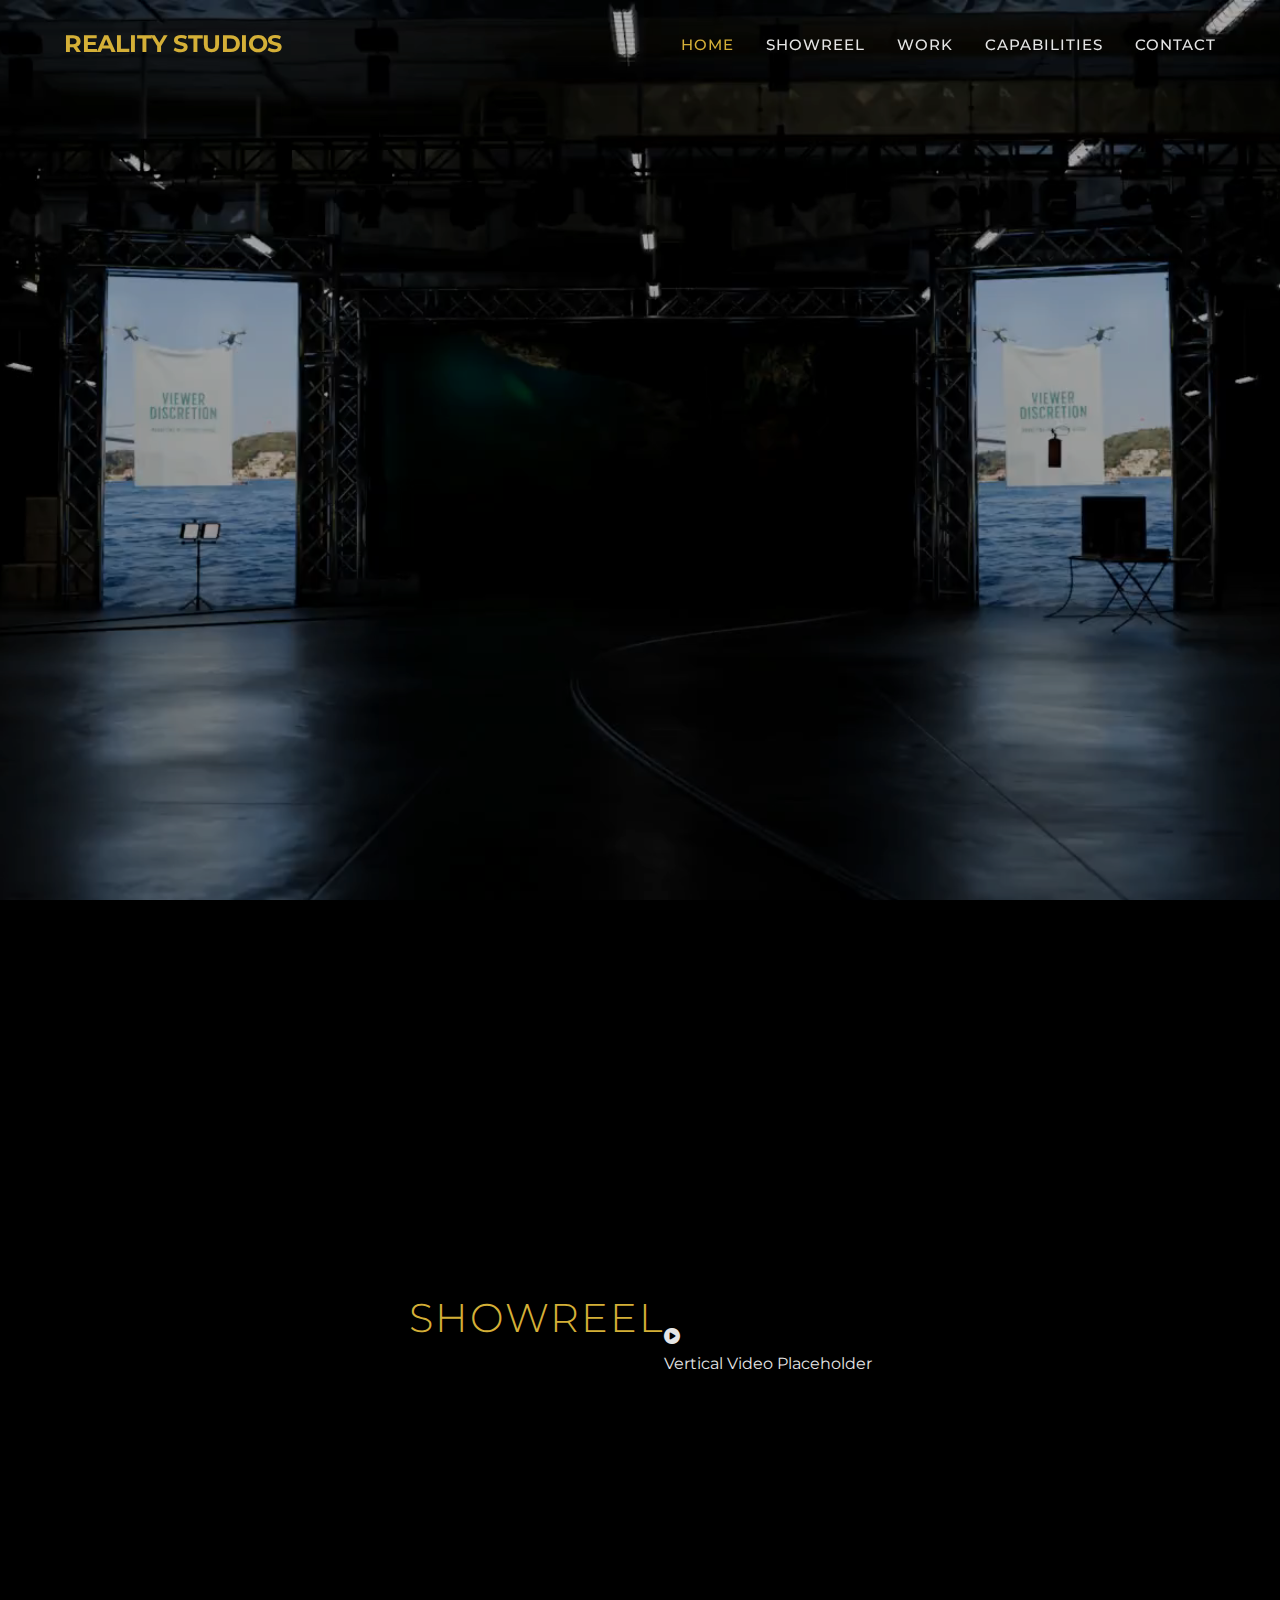
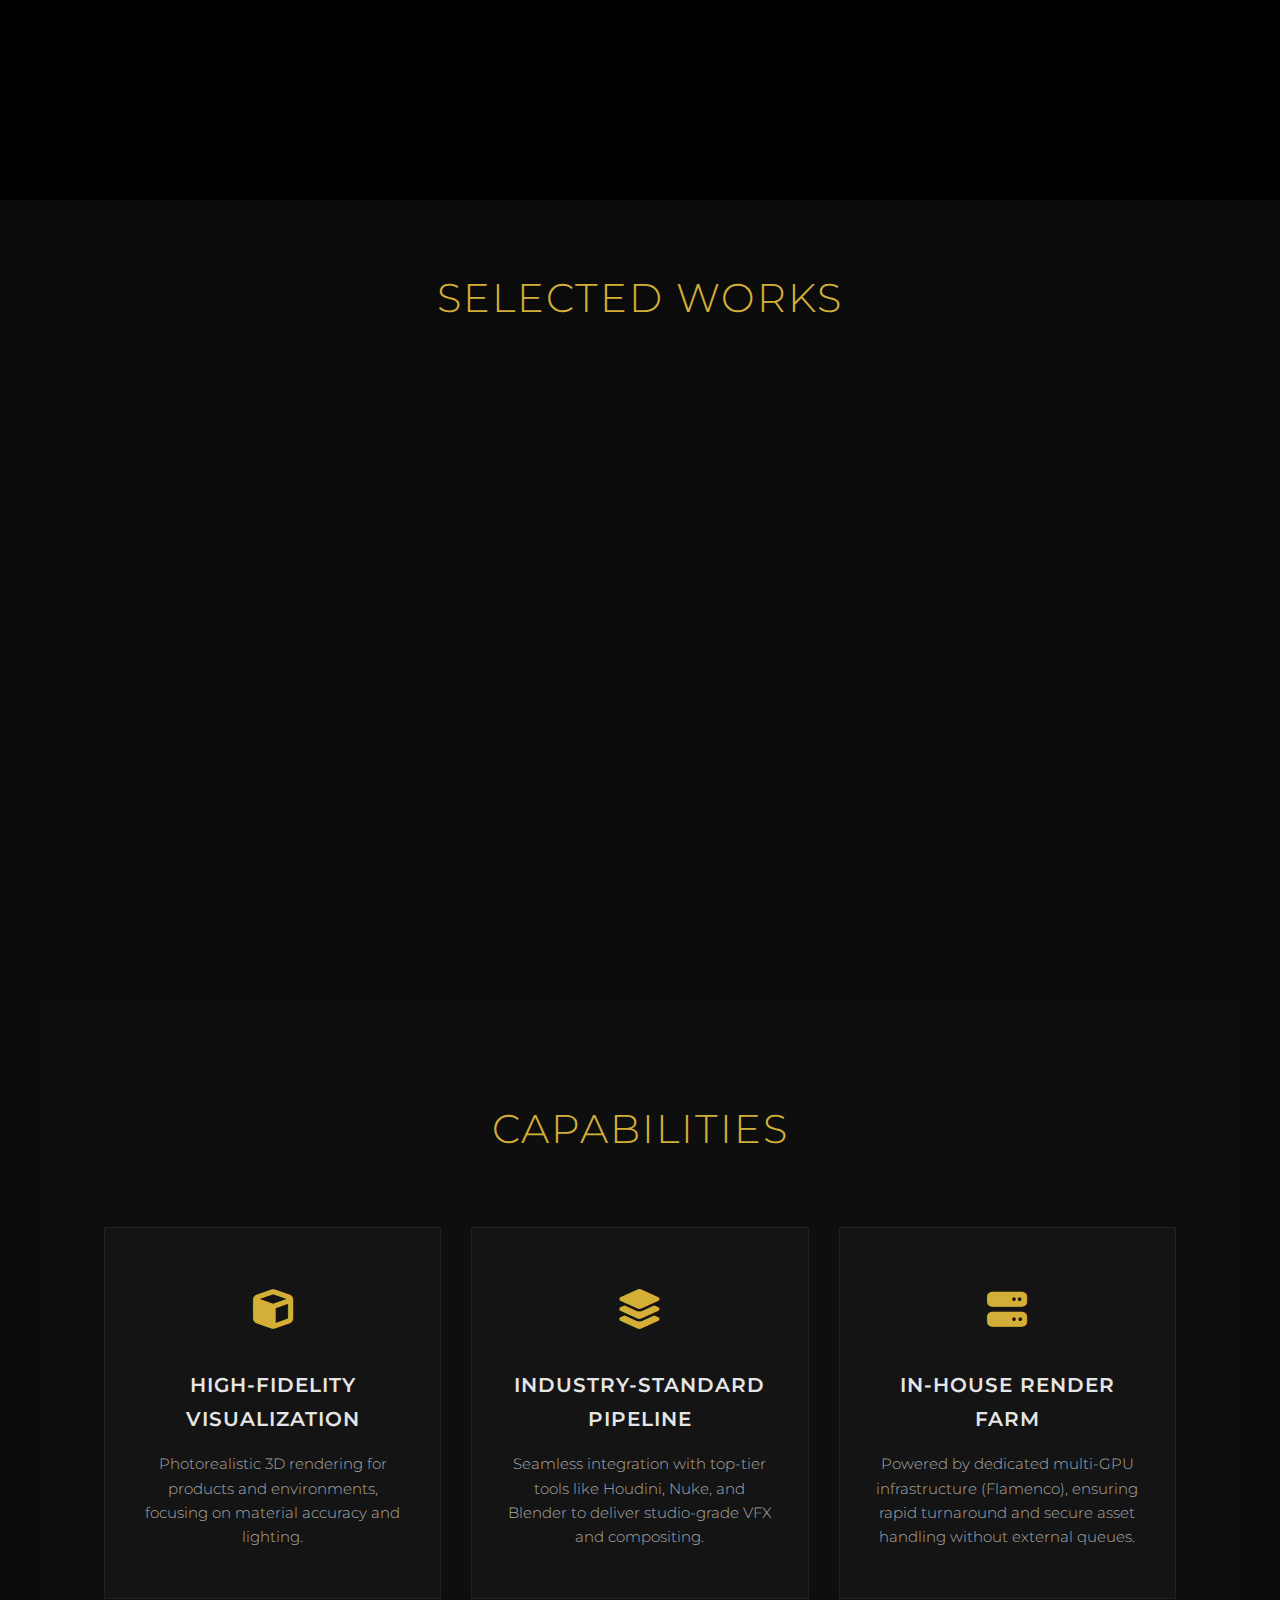
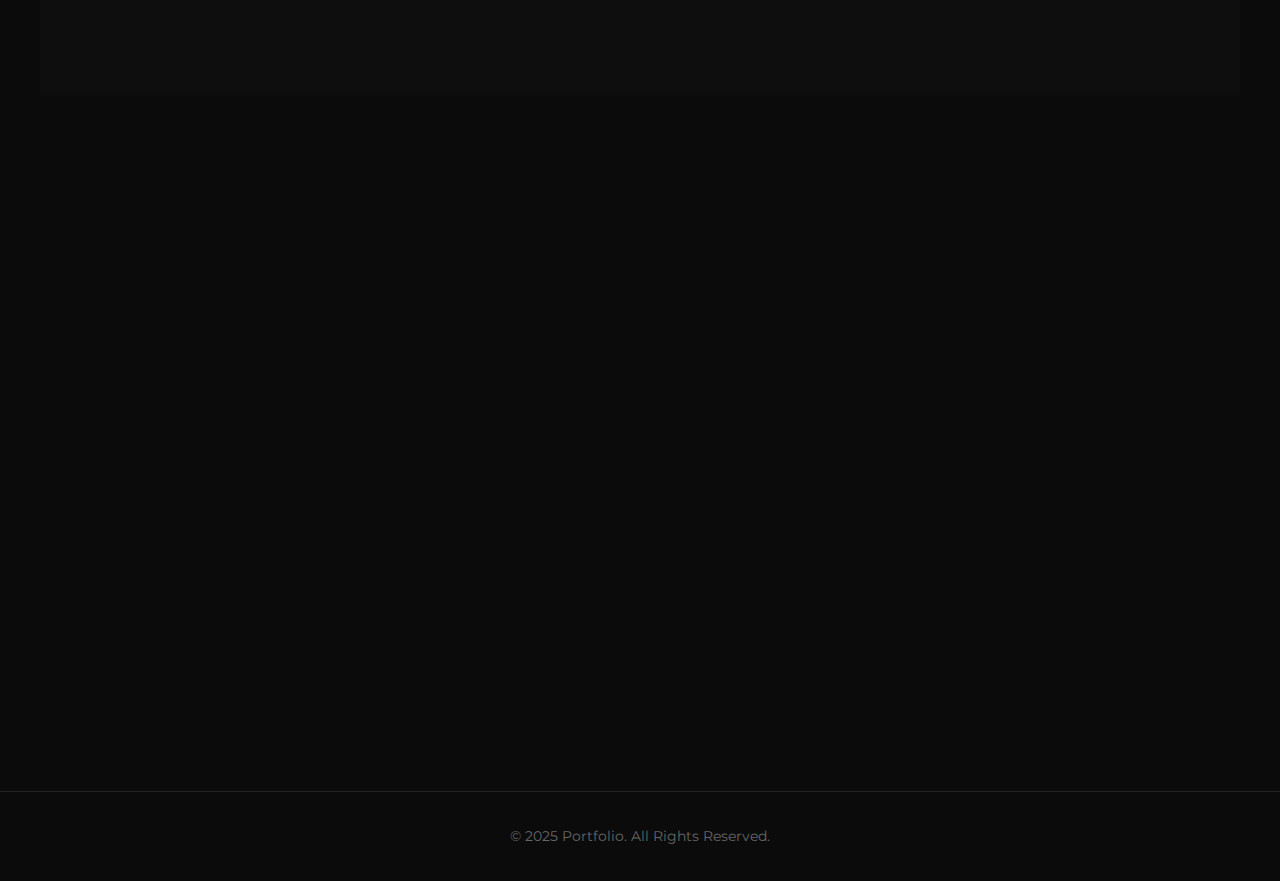
<file: index.html>
<!DOCTYPE html>
<html lang="en">
<head>
    <meta charset="UTF-8">
    <meta name="viewport" content="width=device-width, initial-scale=1.0">
    <title>Reality Studios</title>
    <link rel="stylesheet" href="style.css">
    <link rel="stylesheet" href="https://cdnjs.cloudflare.com/ajax/libs/font-awesome/6.4.0/css/all.min.css">
</head>
<body>

    <!-- Navigation -->
    <header class="main-header">
        <div class="logo">Reality Studios</div>
        <nav class="nav-menu">
            <ul>
                <li><a href="#">Home</a></li>
                <li><a href="#showreel">Showreel</a></li>
                <li><a href="#projects">Work</a></li>
                <li><a href="#services">Capabilities</a></li>
                <li><a href="#contact">Contact</a></li>
            </ul>
        </nav>
        <div class="hamburger">
            <span class="bar"></span>
            <span class="bar"></span>
            <span class="bar"></span>
        </div>
    </header>

    <!-- Hero Section -->
    <section class="hero">
        <video autoplay muted loop playsinline id="hero-video">
            <source src="videos/backGrounds/vid_10001-0001.mp4" type="video/mp4">
            Your browser does not support the video tag.
        </video>
        <div class="hero-overlay"></div>
        <div class="hero-content">
            <h1>Visual Excellence</h1>
            <p>Crafting immersive digital experiences with a focus on luxury aesthetics and precision.</p>
            <div class="hero-buttons">
                <button id="btn-work" class="btn-primary">View Work</button>
                <button id="btn-showreel" class="btn-primary">View Showreel</button>
            </div>
        </div>
    </section>

    <!-- Showreel Section -->
    <section id="showreel" class="showreel-section">
        <h2 class="section-title">Showreel</h2>
        <div class="video-container">
            <div class="video-placeholder">
                <i class="fas fa-play-circle"></i>
                <p>Vertical Video Placeholder</p>
            </div>
        </div>
    </section>

    <!-- Projects Section -->
    <section id="projects" class="projects-section">
        <h2 class="section-title">Selected Works</h2>
        
        <div class="projects-grid">
            
            <!-- Project 1 Card -->
            <div class="project-card">
                <div class="card-image">
                    <!-- Using existing image from directory -->
                    <img src="images/pro_1/a_compressed.webp" alt="Project 1 Thumbnail">
                </div>
                <div class="card-content">
                    <h3>Aurum Series</h3>
                    <p>High-fidelity visualization of classic aviator frames, emphasizing material accuracy and macro-level detailing.</p>
                    <a href="project1.html" class="btn-secondary">View Project</a>
                </div>
            </div>

            <!-- Project 2 Card -->
            <div class="project-card">
                <div class="card-image">
                    <!-- Using another existing image for variety -->
                    <img src="images/pro_2/b_compressed.webp" alt="Project 2 Thumbnail">
                </div>
                <div class="card-content">
                    <h3>Void Optics</h3>
                    <p>A high-contrast exploration of form and light, emphasizing the fluid silhouettes of modern eyewear against a cinematic black void.</p>
                    <a href="project2.html" class="btn-secondary">View Project</a>
                </div>
            </div>

        


        </div>
    </section>

    <!-- Capabilities Section -->
    <section id="services" class="services-section">
        <h2 class="section-title">Capabilities</h2>
        <div class="services-grid">
            
            <div class="service-card">
                <div class="service-icon"><i class="fas fa-cube"></i></div>
                <h3>High-Fidelity Visualization</h3>
                <p>Photorealistic 3D rendering for products and environments, focusing on material accuracy and lighting.</p>
            </div>

            <div class="service-card">
                <div class="service-icon"><i class="fas fa-layer-group"></i></div>
                <h3>Industry-Standard Pipeline</h3>
                <p>Seamless integration with top-tier tools like Houdini, Nuke, and Blender to deliver studio-grade VFX and compositing.</p>
            </div>

            <div class="service-card">
                <div class="service-icon"><i class="fas fa-server"></i></div>
                <h3>In-House Render Farm</h3>
                <p>Powered by dedicated multi-GPU infrastructure (Flamenco), ensuring rapid turnaround and secure asset handling without external queues.</p>
            </div>

        </div>
    </section>

    <!-- Contact Section -->
    <section id="contact" class="contact-section">
        <h2 class="section-title">Get In Touch</h2>
        <p class="contact-intro">Have a project in mind? Let's discuss how we can bring your vision to life.</p>

        <div class="contact-container">
            
            <div class="contact-info">
                <div class="info-item">
                    <h4>Email</h4>
                    <a href="mailto:realitystudios4769@gmail.com">realitystudios4769@gmail.com</a>
                </div>
                
                <div class="info-item">
                     <h4>Socials</h4>
                     <div class="social-links">
                        <a href="https://www.instagram.com/reality_vfx" target="_blank" class="social-link"><i class="fab fa-instagram"></i></a>
                        <a href="https://github.com/looser-xxx" target="_blank" class="social-link"><i class="fab fa-github"></i></a>
                        <a href="https://www.linkedin.com/in/suprabhat-maurya-847181288/" target="_blank" class="social-link"><i class="fab fa-linkedin-in"></i></a>
                    </div>
                </div>
            </div>

        </div>
    </section>

    <!-- Footer -->
    <footer>
        <p>&copy; 2025 Portfolio. All Rights Reserved.</p>
    </footer>

    <script src="script.js"></script>
</body>
</html>
</file>
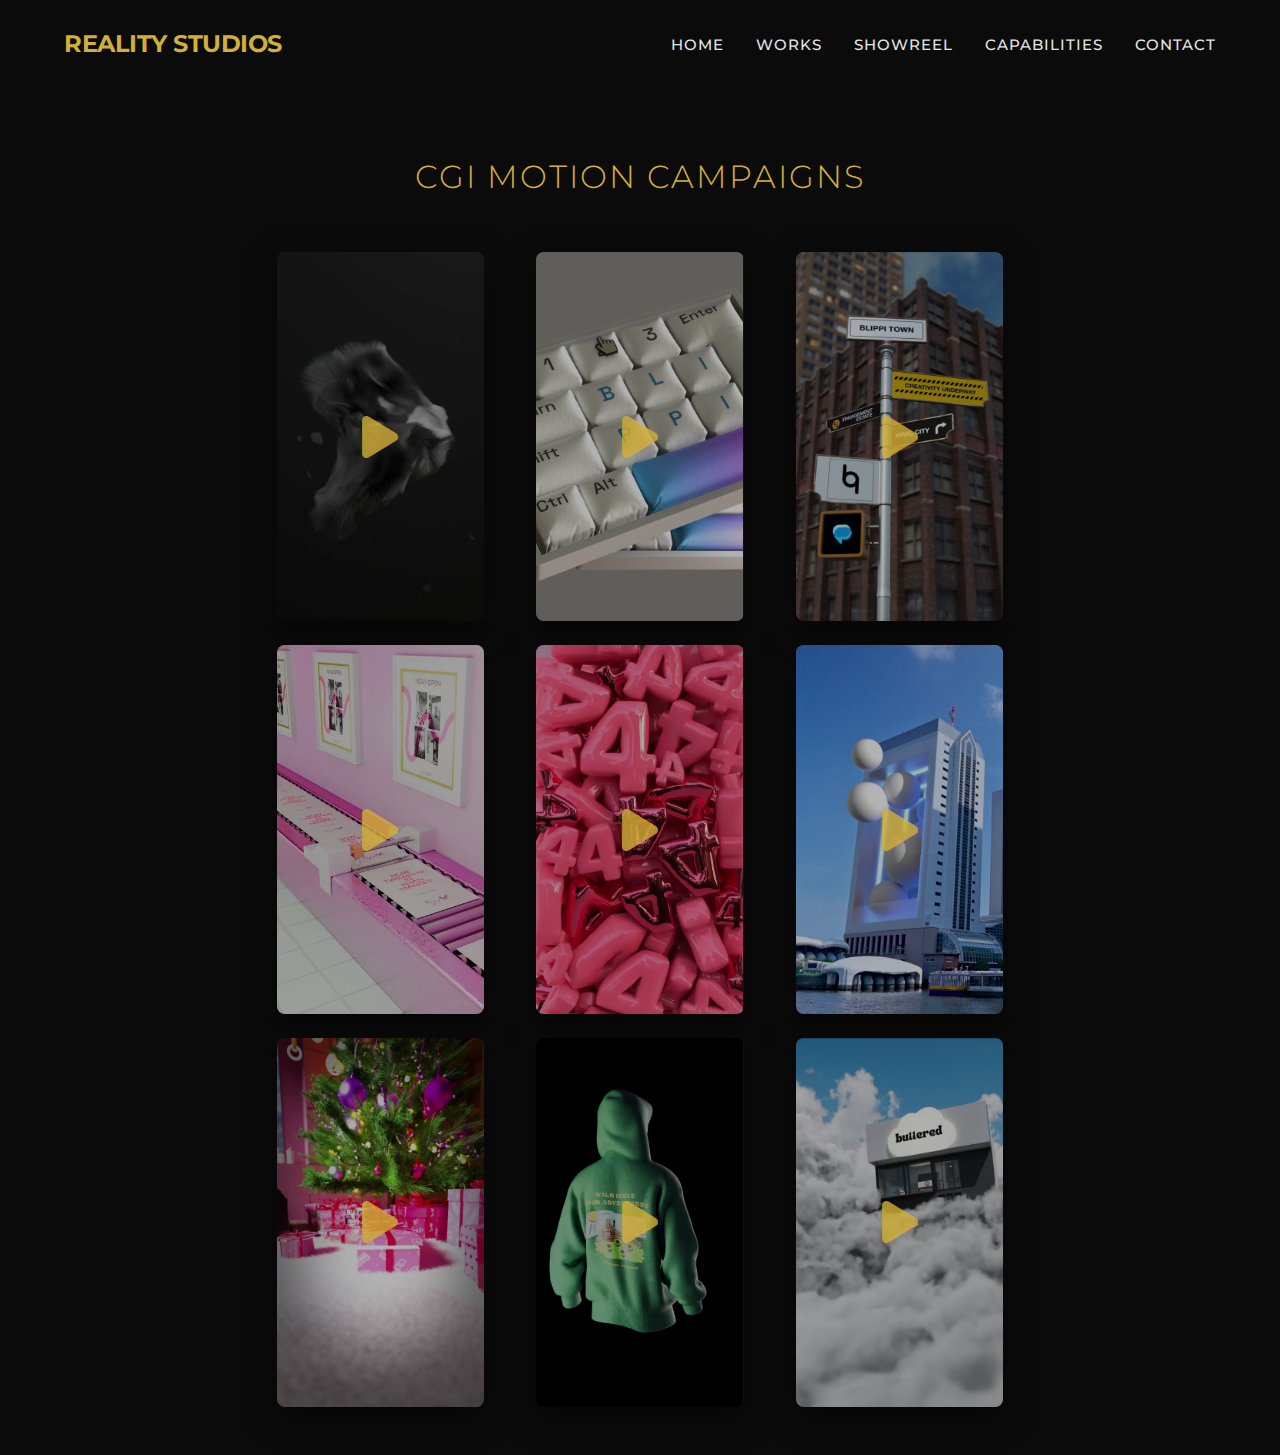
<file: brandWorks.html>
<!DOCTYPE html>
<html lang="en">
<head>
    <meta charset="UTF-8">
    <meta name="viewport" content="width=device-width, initial-scale=1.0">
    <title>Brand Works</title>
    <link rel="stylesheet" href="style.css">
    <link rel="stylesheet" href="brandWorks.css">
    <link rel="stylesheet" href="https://cdnjs.cloudflare.com/ajax/libs/font-awesome/6.4.0/css/all.min.css">
</head>
<body>
    <header class="main-header">
        <a href="index.html" class="logo home-link">Reality Studios</a>
        <nav class="nav-menu">
            <ul>
                <li><a href="index.html">Home</a></li>
                <li><a href="projects.html">Works</a></li>
                <li><a href="index.html#showreel">Showreel</a></li>
                <li><a href="index.html#services">Capabilities</a></li>
                <li><a href="index.html#contact">Contact</a></li>
            </ul>
        </nav>
        <div class="hamburger">
            <span class="bar"></span>
            <span class="bar"></span>
            <span class="bar"></span>
        </div>
    </header>

    <main style="padding-top: 150px;">
        <h1 style="text-align: center; color: #d4af37; text-transform: uppercase; font-weight: 300; letter-spacing: 2px; margin-bottom: 3rem;">CGI Motion Campaigns</h1>
        <div class="video-grid">
            <!-- Video 1 -->
            <div class="video-item lazy-video-container">
                <div class="play-overlay"><i class="fas fa-play"></i></div>
                <video loop playsinline poster="images/brandWorks/Suprabhat_Assignment_Showcase_Main.mp4.webp" preload="none" class="lazy-video">
                    <source data-src="videos/agenAnim/Suprabhat_Assignment_Showcase_Main.mp4.mp4" type="video/mp4">
                    Your browser does not support the video tag.
                </video>
            </div>

            <!-- Video 2 -->
            <div class="video-item lazy-video-container">
                <div class="play-overlay"><i class="fas fa-play"></i></div>
                <video loop playsinline poster="images/brandWorks/Video_by_blippime_DOdgOl7kYc2.webp" preload="none" class="lazy-video">
                    <source data-src="videos/agenAnim/Video%20by%20blippime%20%5BDOdgOl7kYc2%5D.mov" type="video/mp4">
                    Your browser does not support the video tag.
                </video>
            </div>

            <!-- Video 3 -->
            <div class="video-item lazy-video-container">
                <div class="play-overlay"><i class="fas fa-play"></i></div>
                <video loop playsinline poster="images/brandWorks/Video_by_blippime_DRm-IQDiKEF.webp" preload="none" class="lazy-video">
                    <source data-src="videos/agenAnim/Video%20by%20blippime%20%5BDRm-IQDiKEF%5D.mov" type="video/mp4">
                    Your browser does not support the video tag.
                </video>
            </div>

            <!-- Video 4 -->
            <div class="video-item lazy-video-container">
                <div class="play-overlay"><i class="fas fa-play"></i></div>
                <video loop playsinline poster="images/brandWorks/Video_by_tweaksalonindia_C7L_15TySxI.webp" preload="none" class="lazy-video">
                    <source data-src="videos/agenAnim/Video%20by%20tweaksalonindia%20%5BC7L_15TySxI%5D.mov" type="video/mp4">
                    Your browser does not support the video tag.
                </video>
            </div>

            <!-- Video 5 -->
            <div class="video-item lazy-video-container">
                <div class="play-overlay"><i class="fas fa-play"></i></div>
                <video loop playsinline poster="images/brandWorks/Video_by_tweaksalonindia_DBQm0ObStfN.webp" preload="none" class="lazy-video">
                    <source data-src="videos/agenAnim/Video%20by%20tweaksalonindia%20%5BDBQm0ObStfN%5D.mov" type="video/mp4">
                    Your browser does not support the video tag.
                </video>
            </div>

            <!-- Video 6 -->
            <div class="video-item lazy-video-container">
                <div class="play-overlay"><i class="fas fa-play"></i></div>
                <video loop playsinline poster="images/brandWorks/bubbles.webp" preload="none" class="lazy-video">
                    <source data-src="videos/agenAnim/bubbles.mp4" type="video/mp4">
                    Your browser does not support the video tag.
                </video>
            </div>

            <!-- Video 7 -->
            <div class="video-item lazy-video-container">
                <div class="play-overlay"><i class="fas fa-play"></i></div>
                <video loop playsinline poster="images/brandWorks/christMas.webp" preload="none" class="lazy-video">
                    <source data-src="videos/agenAnim/christMas.mp4" type="video/mp4">
                    Your browser does not support the video tag.
                </video>
            </div>

            <!-- Video 8 -->
            <div class="video-item lazy-video-container">
                <div class="play-overlay"><i class="fas fa-play"></i></div>
                <video loop playsinline poster="images/brandWorks/hoodieGreenBack0001-0450.webp" preload="none" class="lazy-video">
                    <source data-src="videos/agenAnim/hoodieGreenBack0001-0450.mp4" type="video/mp4">
                    Your browser does not support the video tag.
                </video>
            </div>

            <!-- Video 9 -->
            <div class="video-item lazy-video-container">
                <div class="play-overlay"><i class="fas fa-play"></i></div>
                <video loop playsinline poster="images/brandWorks/vid0001-0400.webp" preload="none" class="lazy-video">
                    <source data-src="videos/agenAnim/vid0001-0400.mp4" type="video/mp4">
                    Your browser does not support the video tag.
                </video>
            </div>
        </div>
    </main>
    
    <script src="script.js"></script>
</body>
</html>
</file>
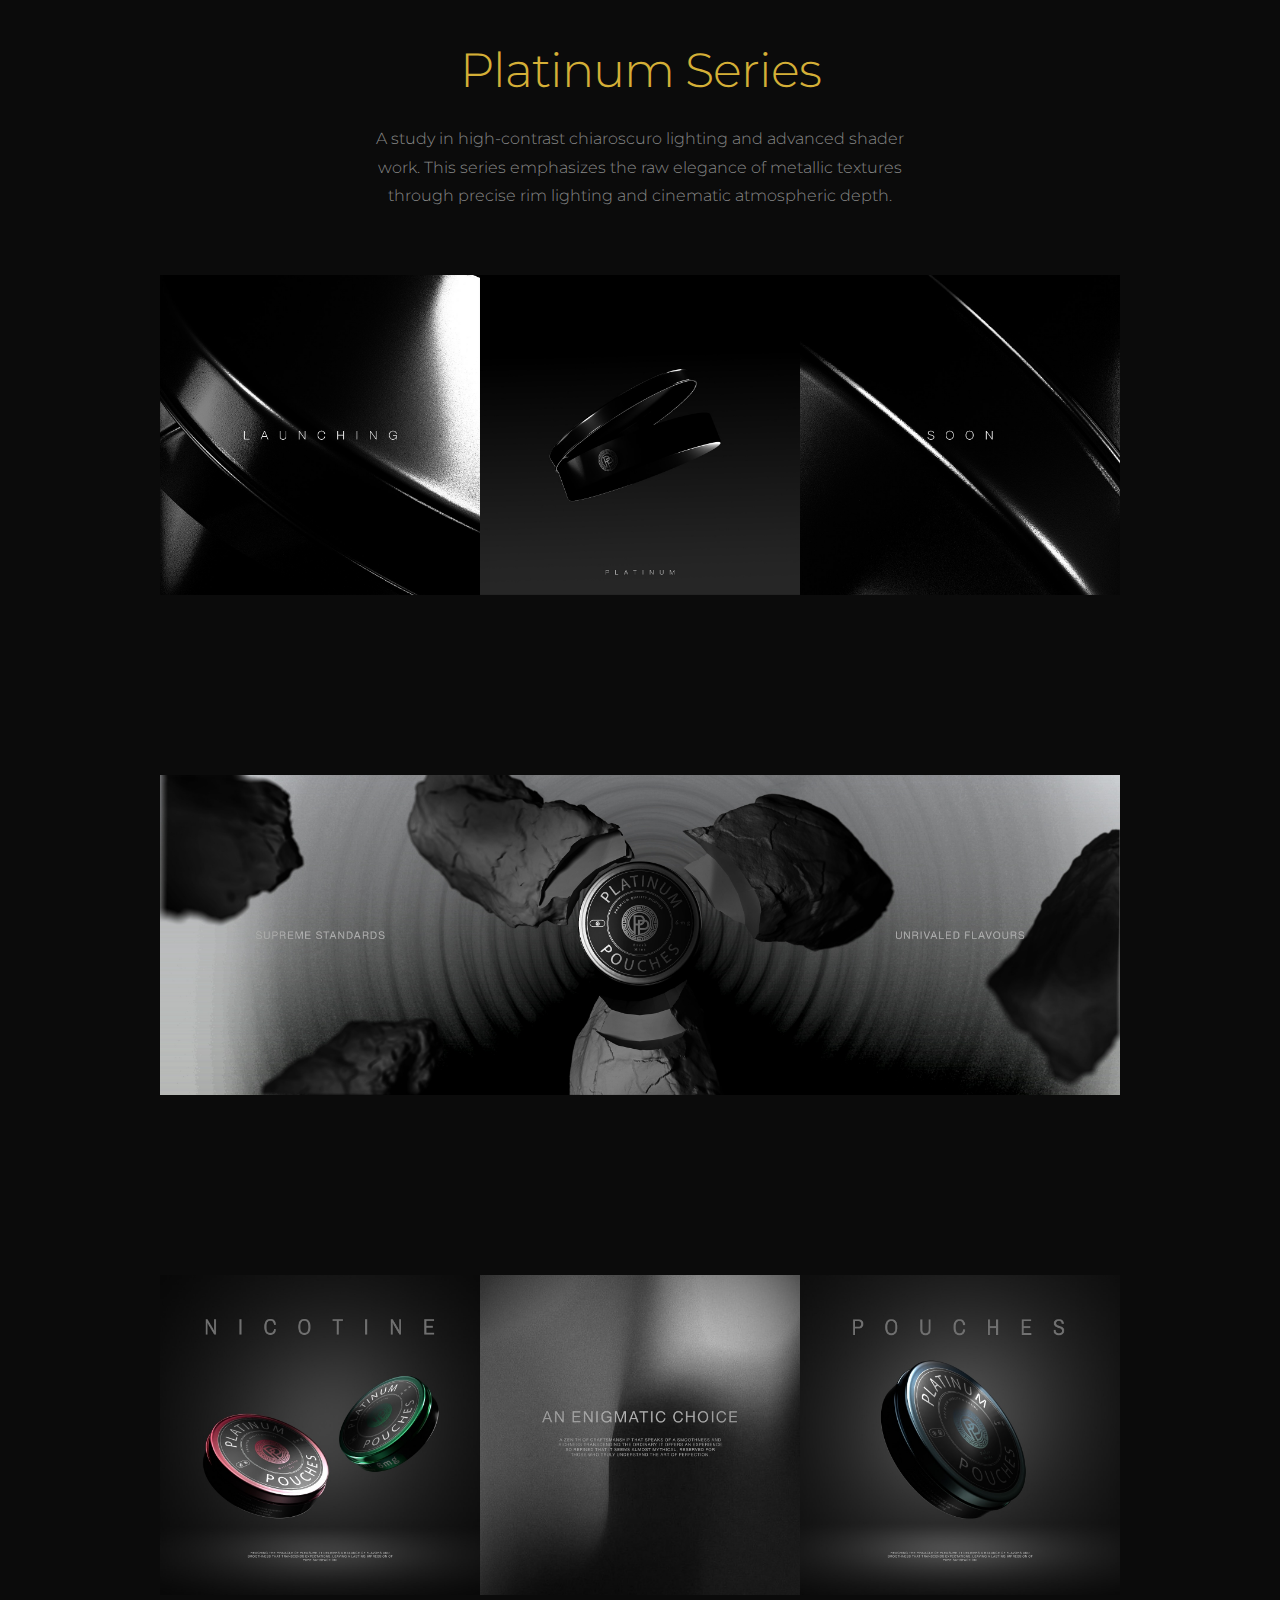
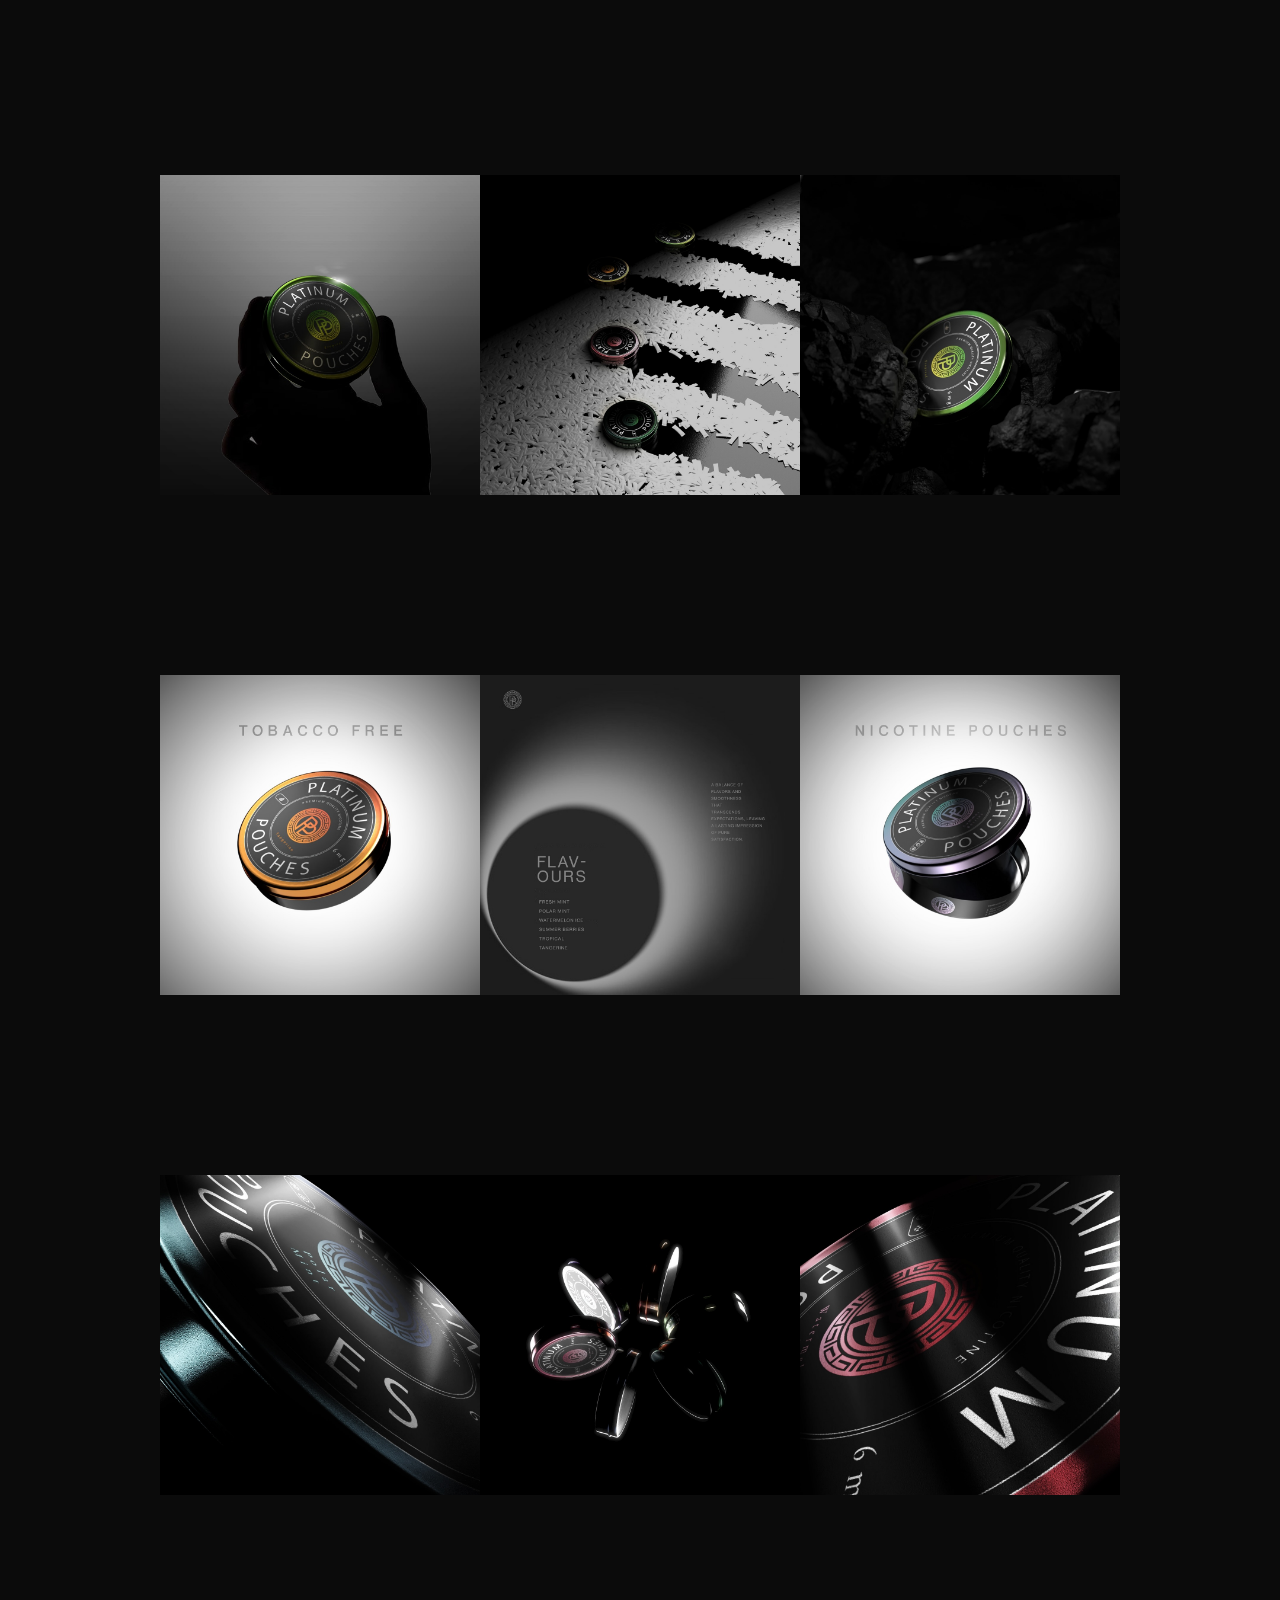
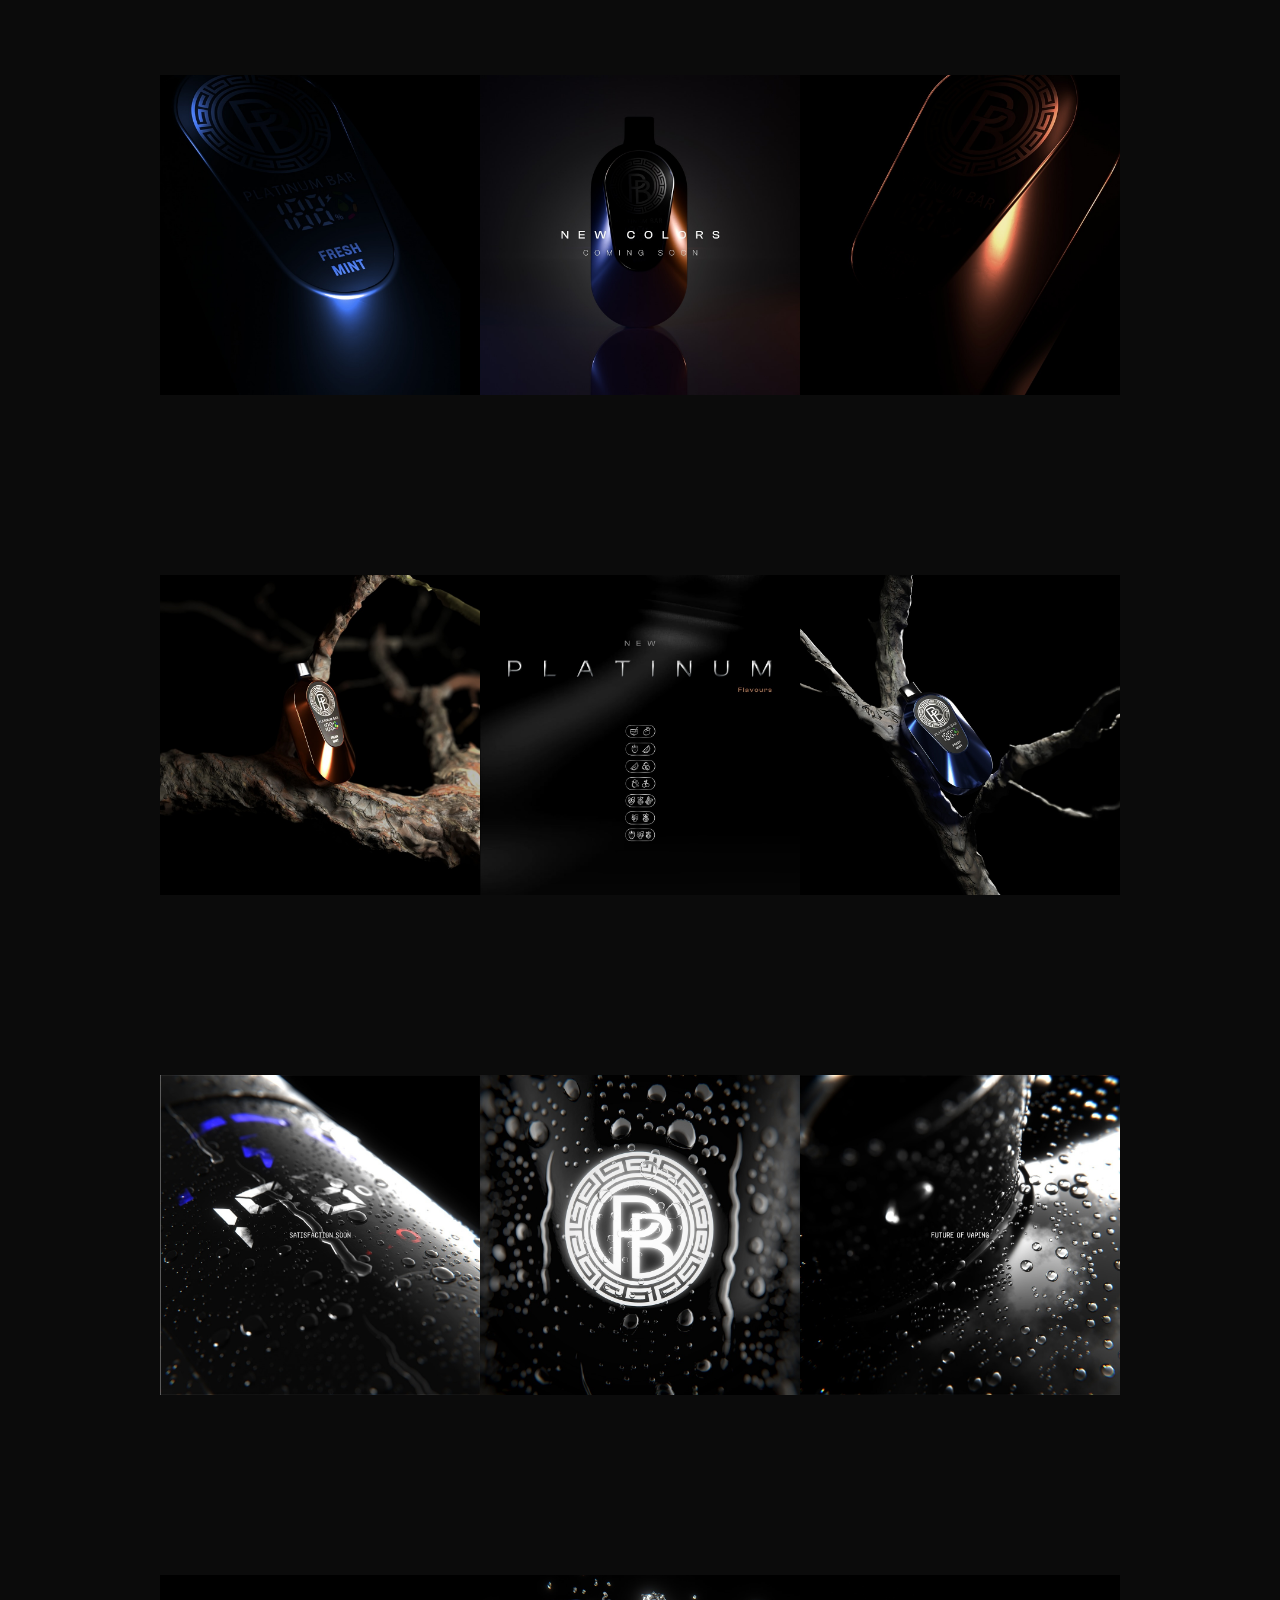
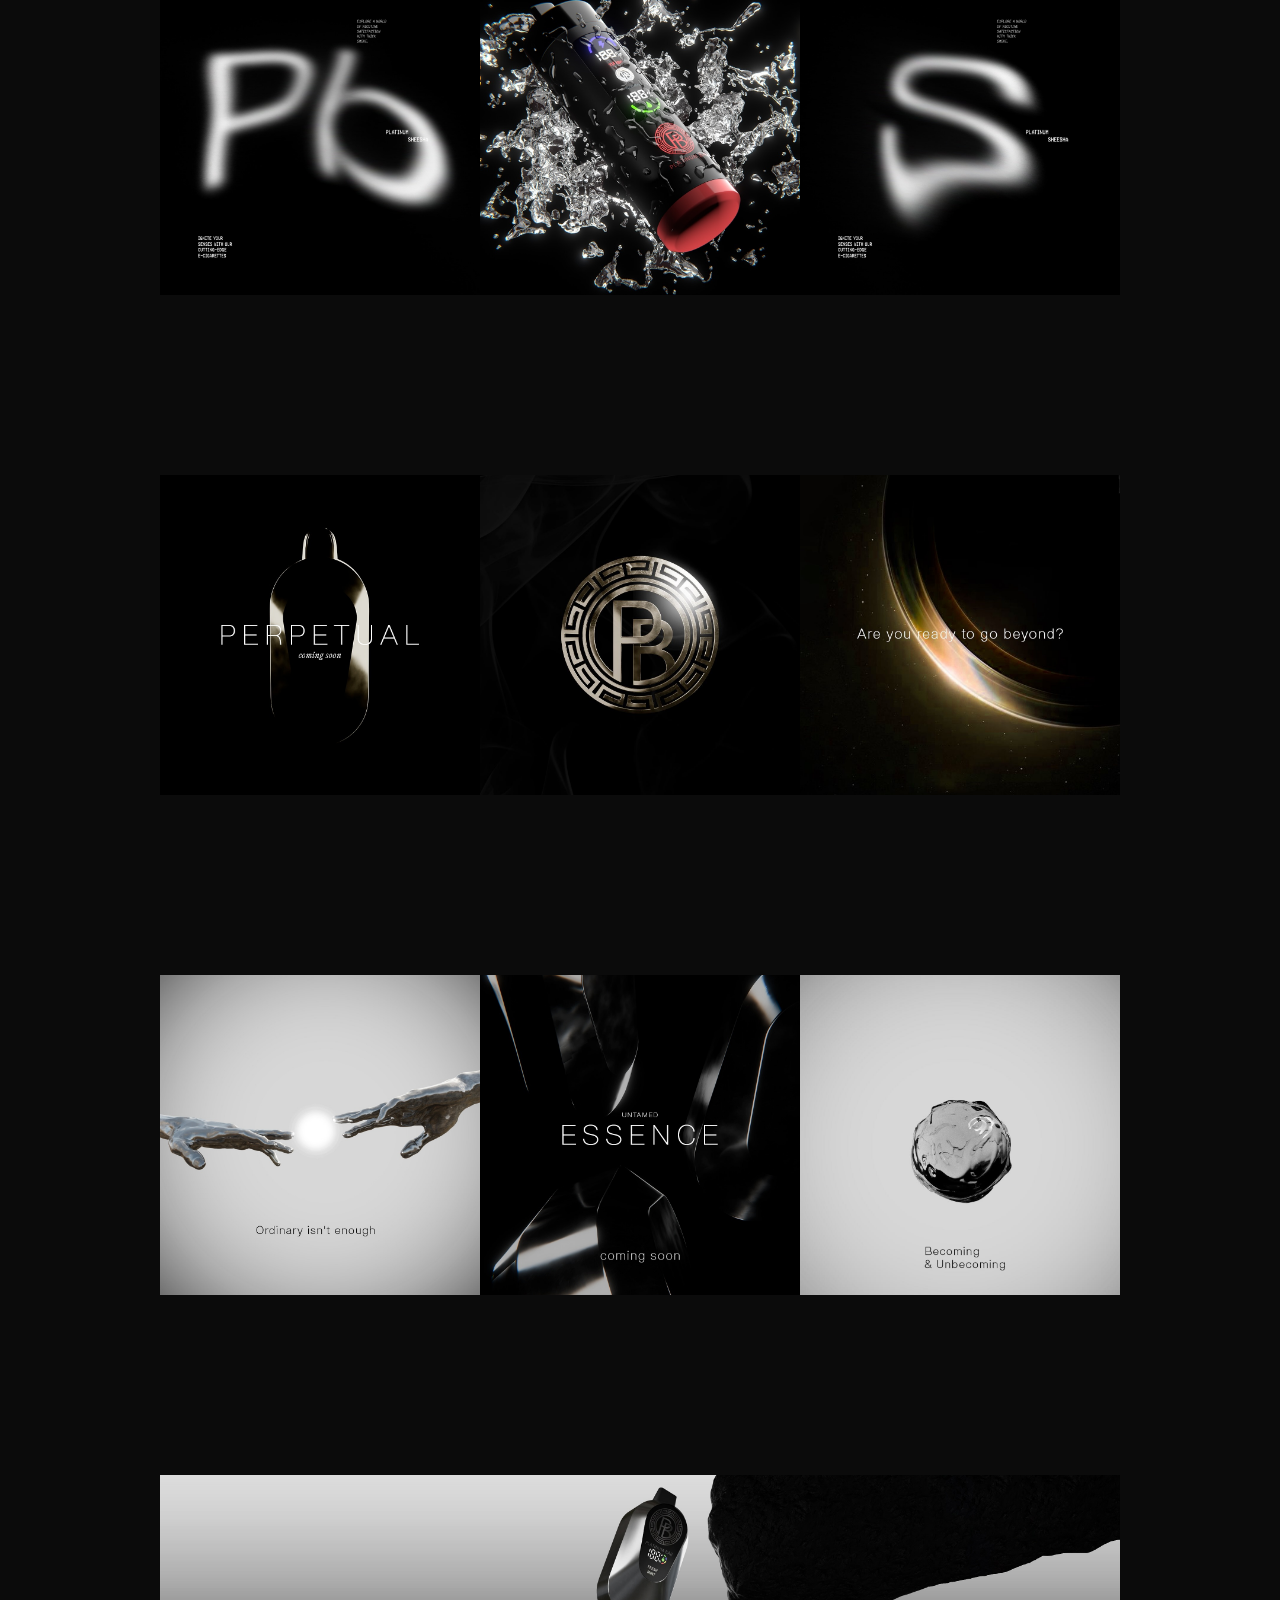
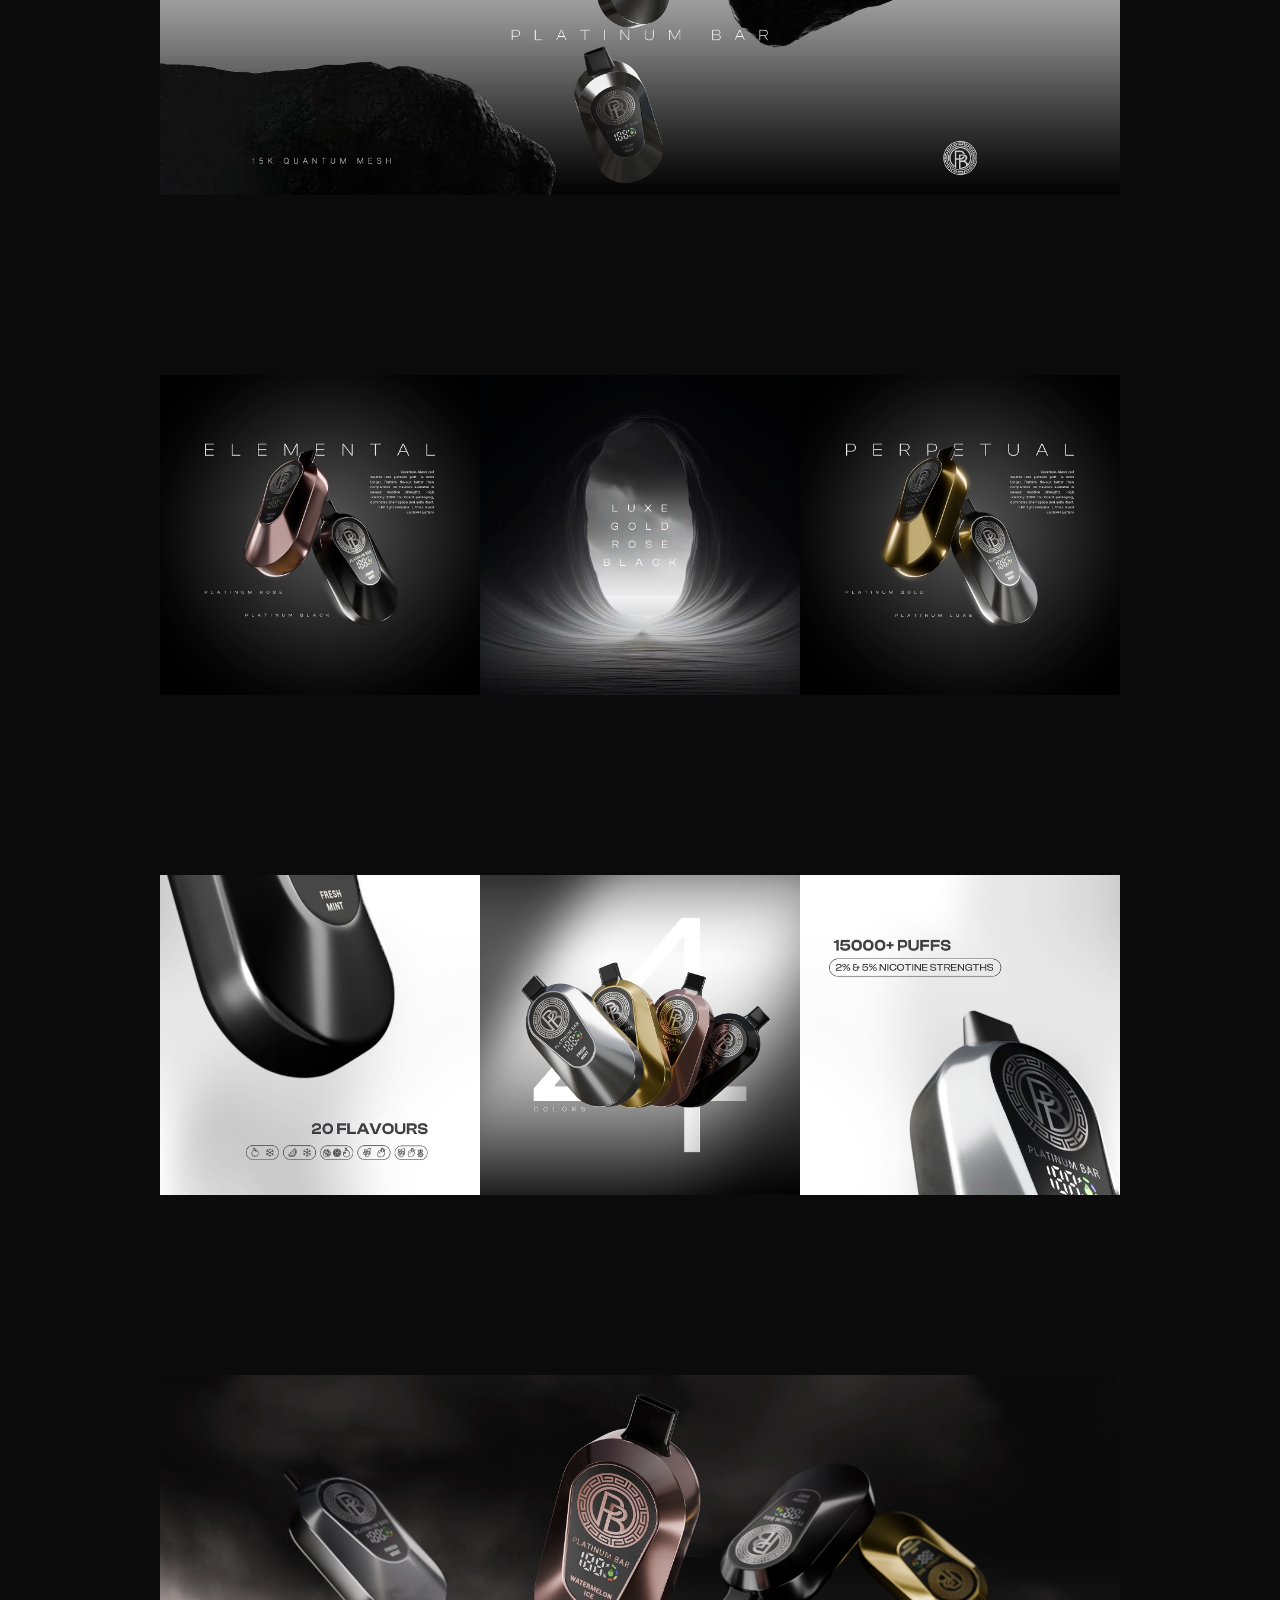
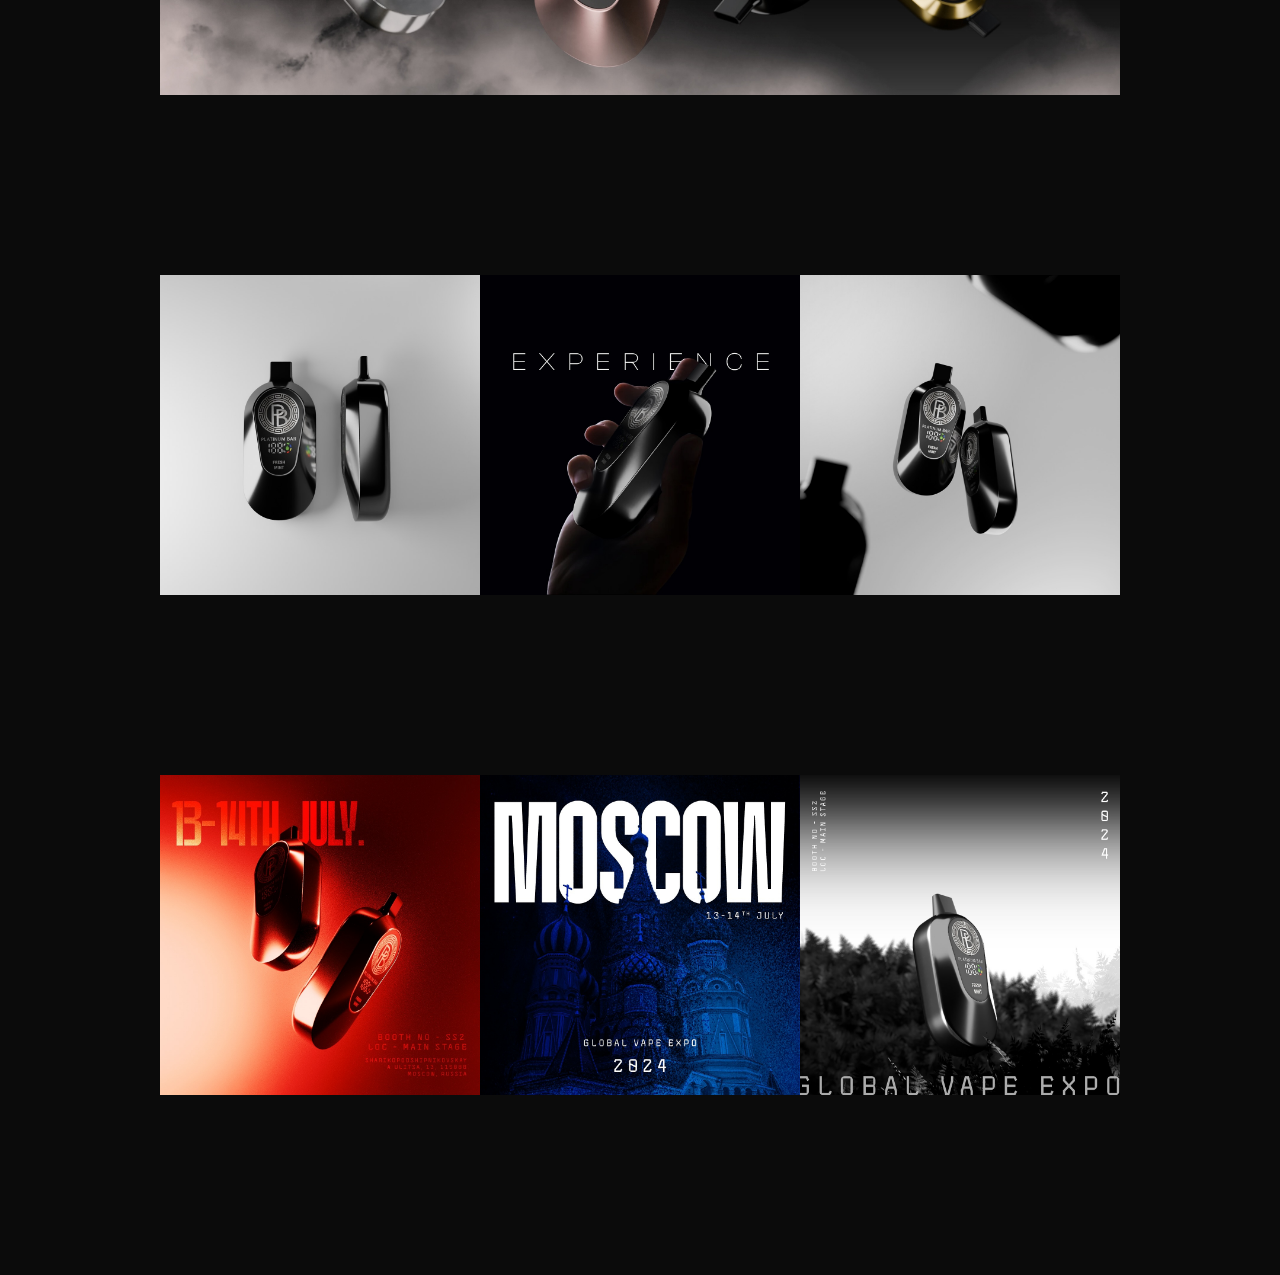
<file: project3.html>
<!DOCTYPE html>
<html lang="en">
<head>
    <meta charset="UTF-8">
    <meta name="viewport" content="width=device-width, initial-scale=1.0">
    <title>Platinum Series | Reality Studios</title>
    <link rel="stylesheet" href="projectStyle.css">
    <link rel="stylesheet" href="https://cdnjs.cloudflare.com/ajax/libs/font-awesome/6.4.0/css/all.min.css">
    <style>
        .masonry-container.three-col {
            display: grid;
            grid-template-columns: repeat(3, 1fr);
            gap: 0 !important;
            padding: 0 !important;
            width: 75%; 
            margin: 0 auto !important; 
        }
        
        .masonry-container.three-col .masonry-item {
            border-radius: 0 !important;
            aspect-ratio: 1 / 1;
            width: 100%;
            position: relative;
            transform: none !important; 
            opacity: 1 !important;
            margin: 0 !important;
            overflow: hidden;
        }

        .masonry-container.three-col .masonry-item img {
            width: 100%;
            height: 100%;
            object-fit: cover;
            display: block;
            transition: transform 0.5s ease;
        }

        .masonry-container.three-col .masonry-item:hover img {
            transform: scale(1.05);
            z-index: 2;
        }

        @media (max-width: 768px) {
            .masonry-container.three-col {
                width: 95%;
                grid-template-columns: repeat(3, 1fr); 
            }
        }
    </style>
</head>
<body>

    <header class="project-header">
        <div class="header-content">
            <h1>Platinum Series</h1>
            <p>A study in high-contrast chiaroscuro lighting and advanced shader work. This series emphasizes the raw elegance of metallic textures through precise rim lighting and cinematic atmospheric depth.</p>
        </div>
    </header>

    <main class="masonry-container three-col">

        <div class="masonry-item">
            <img src="images/plat/0053_2024-08-02_12-55-11_UTC.jpg" alt="0053_2024-08-02_12-55-11_UTC.jpg">
        </div>

        <div class="masonry-item">
            <img src="images/plat/0052_2024-08-01_13-27-21_UTC.jpg" alt="0052_2024-08-01_13-27-21_UTC.jpg">
        </div>

        <div class="masonry-item">
            <img src="images/plat/0051_2024-07-31_13-23-27_UTC.jpg" alt="0051_2024-07-31_13-23-27_UTC.jpg">
        </div>

        <div class="masonry-item">
            <img src="images/plat/0056_2024-08-10_13-08-48_UTC.jpg" alt="0056_2024-08-10_13-08-48_UTC.jpg">
        </div>

        <div class="masonry-item">
            <img src="images/plat/0055_2024-08-08_14-26-40_UTC.jpg" alt="0055_2024-08-08_14-26-40_UTC.jpg">
        </div>

        <div class="masonry-item">
            <img src="images/plat/0054_2024-08-07_15-09-49_UTC.jpg" alt="0054_2024-08-07_15-09-49_UTC.jpg">
        </div>

        <div class="masonry-item">
            <img src="images/plat/0059_2024-08-13_12-30-00_UTC.jpg" alt="0059_2024-08-13_12-30-00_UTC.jpg">
        </div>

        <div class="masonry-item">
            <img src="images/plat/0058_2024-08-12_14-43-36_UTC.jpg" alt="0058_2024-08-12_14-43-36_UTC.jpg">
        </div>

        <div class="masonry-item">
            <img src="images/plat/0057_2024-08-11_14-24-17_UTC.jpg" alt="0057_2024-08-11_14-24-17_UTC.jpg">
        </div>

        <div class="masonry-item">
            <img src="images/plat/0062_2024-08-20_14-00-00_UTC.jpg" alt="0062_2024-08-20_14-00-00_UTC.jpg">
        </div>

        <div class="masonry-item">
            <img src="images/plat/0061_2024-08-19_14-00-00_UTC.jpg" alt="0061_2024-08-19_14-00-00_UTC.jpg">
        </div>

        <div class="masonry-item">
            <img src="images/plat/0060_2024-08-18_14-08-49_UTC.jpg" alt="0060_2024-08-18_14-08-49_UTC.jpg">
        </div>

        <div class="masonry-item">
            <img src="images/plat/0064_2024-08-25_12-00-00_UTC.jpg" alt="0064_2024-08-25_12-00-00_UTC.jpg">
        </div>

        <div class="masonry-item">
            <img src="images/plat/0064_2024-08-24_12-00-00_UTC.jpg" alt="0064_2024-08-24_12-00-00_UTC.jpg">
        </div>

        <div class="masonry-item">
            <img src="images/plat/0063_2024-08-23_12-00-00_UTC.jpg" alt="0063_2024-08-23_12-00-00_UTC.jpg">
        </div>

        <div class="masonry-item">
            <img src="images/plat/0067_2024-08-31_14-52-36_UTC.jpg" alt="0067_2024-08-31_14-52-36_UTC.jpg">
        </div>

        <div class="masonry-item">
            <img src="images/plat/0066_2024-08-29_12-48-42_UTC.jpg" alt="0066_2024-08-29_12-48-42_UTC.jpg">
        </div>

        <div class="masonry-item">
            <img src="images/plat/0065_2024-08-27_14-57-07_UTC.jpg" alt="0065_2024-08-27_14-57-07_UTC.jpg">
        </div>

        <div class="masonry-item">
            <img src="images/plat/0069_2024-09-10_10-29-24_UTC.jpg" alt="0069_2024-09-10_10-29-24_UTC.jpg">
        </div>

        <div class="masonry-item">
            <img src="images/plat/0068_2024-09-11_10-06-54_UTC.jpg" alt="0068_2024-09-11_10-06-54_UTC.jpg">
        </div>

        <div class="masonry-item">
            <img src="images/plat/0068_2024-09-10_10-06-54_UTC.jpg" alt="0068_2024-09-10_10-06-54_UTC.jpg">
        </div>

        <div class="masonry-item">
            <img src="images/plat/0072_2024-09-18_13-58-10_UTC.jpg" alt="0072_2024-09-18_13-58-10_UTC.jpg">
        </div>

        <div class="masonry-item">
            <img src="images/plat/0071_2024-09-16_07-07-41_UTC.jpg" alt="0071_2024-09-16_07-07-41_UTC.jpg">
        </div>

        <div class="masonry-item">
            <img src="images/plat/0070_2024-09-13_09-57-31_UTC.jpg" alt="0070_2024-09-13_09-57-31_UTC.jpg">
        </div>

        <div class="masonry-item">
            <img src="images/plat/0076_2024-10-02_11-22-50_UTC.jpg" alt="0076_2024-10-02_11-22-50_UTC.jpg">
        </div>

        <div class="masonry-item">
            <img src="images/plat/0076_2024-10-01_11-22-50_UTC.jpg" alt="0076_2024-10-01_11-22-50_UTC.jpg">
        </div>

        <div class="masonry-item">
            <img src="images/plat/0076_2024-09-30_11-22-50_UTC.jpg" alt="0076_2024-09-30_11-22-50_UTC.jpg">
        </div>

        <div class="masonry-item">
            <img src="images/plat/0078_2024-10-10_11-49-56_UTC.jpg" alt="0078_2024-10-10_11-49-56_UTC.jpg">
        </div>

        <div class="masonry-item">
            <img src="images/plat/0078_2024-10-10_10-49-56_UTC.jpg" alt="0078_2024-10-10_10-49-56_UTC.jpg">
        </div>

        <div class="masonry-item">
            <img src="images/plat/0077_2024-10-04_12-25-11_UTC.jpg" alt="0077_2024-10-04_12-25-11_UTC.jpg">
        </div>

        <div class="masonry-item">
            <img src="images/plat/0009_2024-05-07_15-12-08_UTC.jpg" alt="0009_2024-05-07_15-12-08_UTC.jpg">
        </div>

        <div class="masonry-item">
            <img src="images/plat/0008_2024-04-23_15-26-05_UTC.jpg" alt="0008_2024-04-23_15-26-05_UTC.jpg">
        </div>

        <div class="masonry-item">
            <img src="images/plat/0007_2024-04-20_12-32-58_UTC.jpg" alt="0007_2024-04-20_12-32-58_UTC.jpg">
        </div>

        <div class="masonry-item">
            <img src="images/plat/0014_2024-05-22_08-30-20_UTC.jpg" alt="0014_2024-05-22_08-30-20_UTC.jpg">
        </div>

        <div class="masonry-item">
            <img src="images/plat/0013_2024-05-22_08-29-32_UTC.jpg" alt="0013_2024-05-22_08-29-32_UTC.jpg">
        </div>

        <div class="masonry-item">
            <img src="images/plat/0012_2024-05-14_08-08-40_UTC.jpg" alt="0012_2024-05-14_08-08-40_UTC.jpg">
        </div>

        <div class="masonry-item">
            <img src="images/plat/0017_2024-05-22_08-34-30_UTC.jpg" alt="0017_2024-05-22_08-34-30_UTC.jpg">
        </div>

        <div class="masonry-item">
            <img src="images/plat/0016_2024-05-22_08-34-00_UTC.jpg" alt="0016_2024-05-22_08-34-00_UTC.jpg">
        </div>

        <div class="masonry-item">
            <img src="images/plat/0015_2024-05-22_08-33-11_UTC.jpg" alt="0015_2024-05-22_08-33-11_UTC.jpg">
        </div>

        <div class="masonry-item">
            <img src="images/plat/0020_2024-06-03_15-53-30_UTC.jpg" alt="0020_2024-06-03_15-53-30_UTC.jpg">
        </div>

        <div class="masonry-item">
            <img src="images/plat/0019_2024-06-03_15-52-15_UTC.jpg" alt="0019_2024-06-03_15-52-15_UTC.jpg">
        </div>

        <div class="masonry-item">
            <img src="images/plat/0018_2024-06-03_15-51-27_UTC.jpg" alt="0018_2024-06-03_15-51-27_UTC.jpg">
        </div>

        <div class="masonry-item">
            <img src="images/plat/0023_2024-06-07_11-00-00_UTC.jpg" alt="0023_2024-06-07_11-00-00_UTC.jpg">
        </div>

        <div class="masonry-item">
            <img src="images/plat/0022_2024-06-07_09-00-00_UTC.jpg" alt="0022_2024-06-07_09-00-00_UTC.jpg">
        </div>

        <div class="masonry-item">
            <img src="images/plat/0021_2024-06-07_07-16-13_UTC.jpg" alt="0021_2024-06-07_07-16-13_UTC.jpg">
        </div>

        <div class="masonry-item">
            <img src="images/plat/0032_2024-06-14_08-05-11_UTC.jpg" alt="0032_2024-06-14_08-05-11_UTC.jpg">
        </div>

        <div class="masonry-item">
            <img src="images/plat/0031_2024-06-14_08-03-24_UTC.jpg" alt="0031_2024-06-14_08-03-24_UTC.jpg">
        </div>

        <div class="masonry-item">
            <img src="images/plat/0030_2024-06-14_08-01-34_UTC.jpg" alt="0030_2024-06-14_08-01-34_UTC.jpg">
        </div>

        <div class="masonry-item">
            <img src="images/plat/0038_2024-07-01_09-44-44_UTC.jpg" alt="0038_2024-07-01_09-44-44_UTC.jpg">
        </div>

        <div class="masonry-item">
            <img src="images/plat/0037_2024-07-01_09-43-45_UTC.jpg" alt="0037_2024-07-01_09-43-45_UTC.jpg">
        </div>

        <div class="masonry-item">
            <img src="images/plat/0036_2024-06-27_10-04-41_UTC.jpg" alt="0036_2024-06-27_10-04-41_UTC.jpg">
        </div>

        <div class="masonry-item">
            <img src="images/plat/0041_2024-07-08_12-36-05_UTC.jpg" alt="0041_2024-07-08_12-36-05_UTC.jpg">
        </div>

        <div class="masonry-item">
            <img src="images/plat/0040_2024-07-06_14-16-15_UTC.jpg" alt="0040_2024-07-06_14-16-15_UTC.jpg">
        </div>

        <div class="masonry-item">
            <img src="images/plat/0039_2024-07-04_12-02-46_UTC.jpg" alt="0039_2024-07-04_12-02-46_UTC.jpg">
        </div>

    </main>

    <script src="projectScript.js"></script>
</body>
</html>
</file>
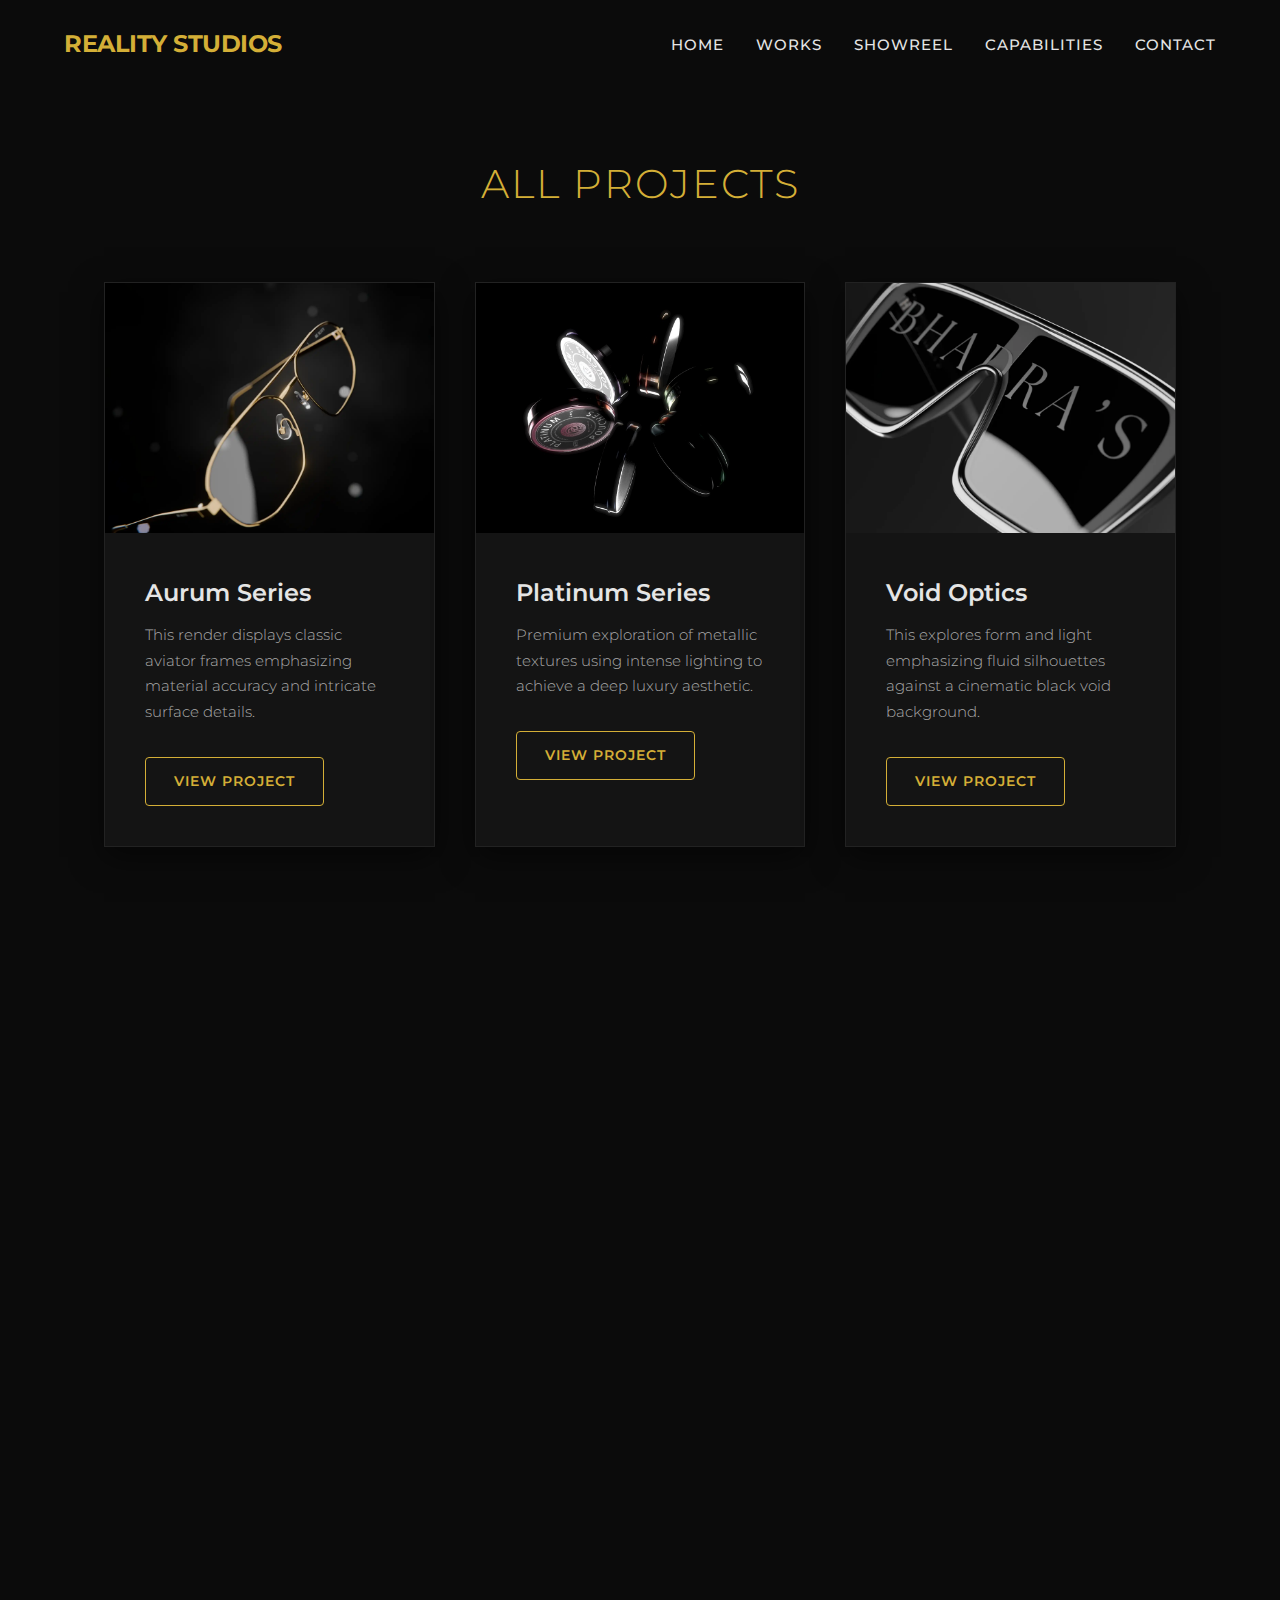
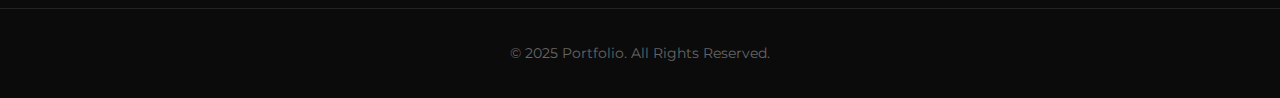
<file: projects.html>
<!DOCTYPE html>
<html lang="en">
<head>
    <meta charset="UTF-8">
    <meta name="viewport" content="width=device-width, initial-scale=1.0">
    <title>Projects - Reality Studios</title>
    <link rel="stylesheet" href="style.css">
    <link rel="stylesheet" href="https://cdnjs.cloudflare.com/ajax/libs/font-awesome/6.4.0/css/all.min.css">
    <style>
        /* Specific override for projects page to push content down due to fixed/absolute header */
        .projects-page-content {
            padding-top: 150px; /* Adjust based on header height */
        }
    </style>
</head>
<body>

    <!-- Navigation -->
    <header class="main-header">
        <a href="index.html" class="logo home-link">Reality Studios</a>
        <nav class="nav-menu">
            <ul>
                <li><a href="index.html">Home</a></li>
                <li><a href="#" class="active">Works</a></li>
                <li><a href="index.html#showreel">Showreel</a></li>
                <li><a href="index.html#services">Capabilities</a></li>
                <li><a href="#contact">Contact</a></li>
            </ul>
        </nav>
        <div class="hamburger">
            <span class="bar"></span>
            <span class="bar"></span>
            <span class="bar"></span>
        </div>
    </header>

    <!-- Projects Section -->
    <section id="projects" class="projects-section projects-page-content">
        <h2 class="section-title">All Projects</h2>
        
        <div class="projects-grid">
            
            <!-- Project 1 Card -->
            <div class="project-card">
                <div class="card-image">
                    <!-- Using existing image from directory -->
                    <img src="images/pro_1/a_compressed.webp" alt="Project 1 Thumbnail">
                </div>
                <div class="card-content">
                    <h3>Aurum Series</h3>
                    <p>This render displays classic aviator frames emphasizing material accuracy and intricate surface details.</p>
                    <a href="project1.html" class="btn-secondary">View Project</a>
                </div>
            </div>

            <!-- Project 3 Card -->
            <div class="project-card">
                <div class="card-image">
                    <img src="images/plat/0066_2024-08-29_12-48-42_UTC.jpg" alt="Plat Series Thumbnail">
                </div>
                <div class="card-content">
                    <h3>Platinum Series</h3>
                    <p>Premium exploration of metallic textures using intense lighting to achieve a deep luxury aesthetic.</p>
                    <a href="project3.html" class="btn-secondary">View Project</a>
                </div>
            </div>

            <!-- Project 2 Card -->
            <div class="project-card">
                <div class="card-image">
                    <!-- Using another existing image for variety -->
                    <img src="images/pro_2/b_compressed.webp" alt="Project 2 Thumbnail">
                </div>
                <div class="card-content">
                    <h3>Void Optics</h3>
                    <p>This explores form and light emphasizing fluid silhouettes against a cinematic black void background.</p>
                    <a href="project2.html" class="btn-secondary">View Project</a>
                </div>
            </div>

        </div>
    </section>

    <!-- Contact Section -->
    <section id="contact" class="contact-section">
        <h2 class="section-title">Get In Touch</h2>
        <p class="contact-intro">Have a project in mind? Let's discuss how we can bring your vision to life.</p>

        <div class="contact-container">
            
            <div class="contact-info">
                <div class="info-item">
                    <h4>Email</h4>
                    <a href="mailto:realitystudios4769@gmail.com">realitystudios4769@gmail.com</a>
                </div>
                
                <div class="info-item">
                     <h4>Socials</h4>
                     <div class="social-links">
                        <a href="https://www.instagram.com/reality_vfx" target="_blank" class="social-link"><i class="fab fa-instagram"></i></a>
                        <a href="https://github.com/looser-xxx" target="_blank" class="social-link"><i class="fab fa-github"></i></a>
                        <a href="https://www.linkedin.com/in/suprabhat-maurya-847181288/" target="_blank" class="social-link"><i class="fab fa-linkedin-in"></i></a>
                    </div>
                </div>
            </div>

        </div>
    </section>

    <!-- Footer -->
    <footer>
        <p>&copy; 2025 Portfolio. All Rights Reserved.</p>
    </footer>

    <!-- Project Modal Overlay -->
    <div id="project-modal" class="project-modal">
        <button class="modal-close" aria-label="Close Project">&times;</button>
        <div class="modal-content">
            <iframe id="project-frame" src="" frameborder="0"></iframe>
        </div>
    </div>

    <script src="script.js"></script>
</body>
</html>
</file>
<file: brandWorks.css>
@import url('https://fonts.googleapis.com/css2?family=Montserrat:wght@300;400;600;700&display=swap');

* {
    box-sizing: border-box;
    margin: 0;
    padding: 0;
}

body {
    font-family: 'Montserrat', sans-serif;
    background-color: #0b0b0b;
    color: #e5e5e5;
    min-height: 100vh;
    display: flex;
    flex-direction: column;
}

/* Nav */
.top-nav {
    padding: 1.5rem 5%;
    display: flex;
    justify-content: flex-start;
}

.bottom-nav {
    padding: 3rem 5%;
    display: flex;
    justify-content: center;
    margin-top: auto; /* Push to bottom */
}

.back-btn {
    color: #e5e5e5;
    font-size: 1rem;
    font-weight: 300; /* Light */
    text-transform: uppercase;
    letter-spacing: 1px;
    padding: 0.5rem 0; /* Adjusted padding since no border */
    border: none; /* No border */
    transition: color 0.3s ease;
    text-decoration: none;
    cursor: pointer;
}

.back-btn:hover {
    color: #d4af37; /* Gold on hover */
    background-color: transparent;
}

header {
    padding: 1rem 5% 3rem;
    text-align: center;
}

header h1 {
    font-size: 2.5rem;
    font-weight: 300;
    color: #d4af37; /* Gold accent */
    letter-spacing: 2px;
    text-transform: uppercase;
}

main {
    flex: 1;
    padding: 0 5% 3rem;
    max-width: 69vw; /* Refined width for grid */
    margin: 0 auto;
    width: 100%;
}

.video-grid {
    display: grid;
    grid-template-columns: repeat(3, 1fr);
    gap: 1.5rem; /* Reduced gap to bring items closer */
}

.video-item {
    position: relative;
    width: 88%; /* Adjusted width */
    margin: 0 auto;
    aspect-ratio: 9 / 16; /* Reel format */
    background: #1a1a1a;
    border-radius: 8px;
    overflow: hidden;
    box-shadow: 0 10px 30px rgba(0,0,0,0.5);
    transition: transform 0.3s ease;
    cursor: pointer; /* Indicate clickable */
}

.video-item:hover {
    transform: translateY(-5px);
}

video {
    width: 100%;
    height: 100%;
    object-fit: cover;
    display: block;
}

/* Lazy Load Play Overlay */
.play-overlay {
    position: absolute;
    top: 0;
    left: 0;
    width: 100%;
    height: 100%;
    display: flex;
    justify-content: center;
    align-items: center;
    background: rgba(0, 0, 0, 0.3);
    z-index: 2;
    transition: background 0.3s ease;
}

.video-item:hover .play-overlay {
    background: rgba(0, 0, 0, 0.1);
}

.play-overlay i {
    font-size: 3rem;
    color: #d4af37;
    opacity: 0.8;
    transition: transform 0.3s ease, opacity 0.3s ease;
}

.video-item:hover .play-overlay i {
    transform: scale(1.1);
    opacity: 1;
}

.video-item.playing .play-overlay {
    display: none;
}

/* Responsive adjustments */
@media (max-width: 1024px) {
    .video-grid {
        grid-template-columns: repeat(2, 1fr);
    }
}

@media (max-width: 768px) {
    .video-grid {
        grid-template-columns: 1fr;
    }
    
    header h1 {
        font-size: 2rem;
    }
}
</file>
<file: style.css>
/* Import fonts for the luxury theme - Montserrat for timeless premium feel */
@import url('https://fonts.googleapis.com/css2?family=Montserrat:wght@300;400;600;700&display=swap');

/* Reset */
* {
    box-sizing: border-box;
    margin: 0;
    padding: 0;
}

body {
    font-family: 'Montserrat', sans-serif;
    background-color: #0b0b0b;
    color: #e5e5e5;
    line-height: 1.7;
    overflow-x: hidden; /* Prevent horizontal scroll */
}

a {
    text-decoration: none;
    color: inherit;
    transition: 0.3s ease;
}

/* --- Header --- */
.main-header {
    position: absolute; /* Changed from relative to overlay hero */
    top: 0;
    left: 0;
    width: 100%;
    padding: 1.5rem 5%;
    display: flex;
    justify-content: space-between;
    align-items: center;
    z-index: 1000;
    background-color: transparent; /* Changed to transparent */
}

/* Scrolled state */
.main-header.scrolled {
    position: fixed;
    top: 0;
    left: 0;
    background: rgba(11, 11, 11, 0.95);
    backdrop-filter: blur(10px);
    padding: 1rem 5%;
    box-shadow: 0 5px 20px rgba(0,0,0,0.5);
    animation: slideDown 0.3s ease forwards;
}

@keyframes slideDown {
    from { transform: translateY(-100%); }
    to { transform: translateY(0); }
}

.logo {
    font-family: 'Montserrat', sans-serif;
    font-size: 1.5rem;
    color: #d4af37; /* Gold */
    font-weight: 700;
    letter-spacing: -0.5px;
    text-transform: uppercase;
    z-index: 1001; /* Above mobile menu */
}

.nav-menu ul {
    display: flex;
    list-style: none;
    gap: 2rem;
}

.nav-menu a {
    font-weight: 500;
    font-size: 0.95rem;
    text-transform: uppercase;
    letter-spacing: 1px;
}

.nav-menu a:hover,
.nav-menu a.active {
    color: #d4af37;
}

/* Hamburger Menu (Hidden on Desktop) */
.hamburger {
    display: none;
    cursor: pointer;
    z-index: 1001; /* Above mobile menu overlay */
}

.bar {
    display: block;
    width: 25px;
    height: 3px;
    margin: 5px auto;
    background-color: #e5e5e5;
    transition: all 0.3s ease-in-out;
}

/* --- Hero Section --- */
.hero {
    position: relative;
    width: 100%;
    height: 100vh; /* Fixed viewport height */
    min-height: 600px; /* Ensure it doesn't get too short */
    overflow: hidden;
    background: #0b0b0b;
    display: flex; /* Flexbox for robust centering */
    align-items: center;
    justify-content: center;
}

#hero-video {
    position: absolute;
    top: 50%;
    left: 50%;
    width: 100%;
    height: 100%;
    min-width: 100%;
    min-height: 100%;
    object-fit: cover;
    object-position: center;
    transform: translate(-50%, -50%);
    z-index: 0;
}

.hero-overlay {
    position: absolute;
    top: 0;
    left: 0;
    width: 100%;
    height: 100%;
    background: rgba(0, 0, 0, 0.25);
    z-index: 1;
}

.hero-content {
    position: relative; /* Relative to participate in Flexbox flow */
    z-index: 2;
    display: flex;
    flex-direction: column;
    align-items: center;
    width: 100%;
    text-align: center;
    padding: 80px 20px; /* Add vertical padding to prevent edge touching */
}

.hero h1 {
    font-family: 'Montserrat', sans-serif;
    font-size: 4.5rem;
    font-weight: 300; /* Light and clean */
    color: #d4af37;
    margin-bottom: 1rem;
    letter-spacing: -1px;
    opacity: 0;
    transform: translateY(20px);
    animation: fadeUp 1s forwards 0.5s;
}

.hero p {
    font-size: 1.25rem;
    font-weight: 300;
    max-width: 600px;
    margin-bottom: 2rem;
    opacity: 0;
    transform: translateY(20px);
    animation: fadeUp 1s forwards 0.8s;
}

.hero-buttons {
    display: flex;
    gap: 20px;
    opacity: 0;
    animation: fadeUp 1s forwards 1.1s;
    flex-wrap: wrap;
    justify-content: center;
}

.btn-primary {
    padding: 14px 34px;
    border: 1px solid #d4af37;
    color: #d4af37;
    background: transparent;
    font-family: 'Montserrat', sans-serif;
    font-weight: 600;
    text-transform: uppercase;
    letter-spacing: 1px;
    font-size: 0.9rem;
    cursor: pointer;
    transition: all 0.3s ease;
    min-width: 180px; /* Ensure buttons have consistent width */
}

.btn-primary:hover {
    background: #d4af37;
    color: #0b0b0b;
}

#btn-work {
    padding-left: 55px;
    padding-right: 55px;
}

/* --- Showreel Section --- */
.showreel-section {
    position: relative;
    width: 100%;
    min-height: 100vh; /* Full viewport height */
    overflow: hidden;
    display: flex;
    align-items: center;
    justify-content: center;
    background-color: #000;
}

.showreel-background {
    position: absolute;
    top: 0;
    left: 0;
    width: 100%;
    height: 100%;
    z-index: 0;
}

.bg-video {
    width: 100%;
    height: 100%;
    object-fit: cover;
    opacity: 0.4; /* Dim the background video */
}

.bg-overlay {
    position: absolute;
    top: 0;
    left: 0;
    width: 100%;
    height: 100%;
    background: radial-gradient(circle, transparent 20%, #0b0b0b 90%);
    z-index: 1;
}

.showreel-content {
    position: relative;
    z-index: 2;
    text-align: center;
    width: 100%;
    padding: 0 5%;
    display: flex;
    flex-direction: column;
    align-items: center;
}

.showreel-content .section-title {
    margin-bottom: 1rem;
    text-shadow: 0 4px 10px rgba(0,0,0,0.8); /* Enhance readability */
}

.vertical-video-wrapper {
    width: 100%;
    max-width: 400px; /* Approximate width for a phone-sized video */
    aspect-ratio: 9 / 16;
    margin: 0 auto;
    background: #1a1a1a;
    border: 1px solid #333;
    border-radius: 12px;
    box-shadow: 0 20px 60px rgba(0,0,0,0.6);
    overflow: hidden;
    position: relative;
}

.showreel-video {
    width: 100%;
    height: 100%;
    object-fit: cover;
    display: block;
}

.showreel-controls {
    display: flex;
    justify-content: center;
    align-items: center;
    gap: 15px;
    margin-top: 20px;
    flex-wrap: wrap;
}

.control-btn {
    background: transparent;
    border: 1px solid #333;
    color: #e5e5e5;
    width: 45px;
    height: 45px;
    border-radius: 50%;
    display: flex;
    align-items: center;
    justify-content: center;
    cursor: pointer;
    transition: all 0.3s ease;
    font-size: 1rem;
}

.control-btn:hover {
    border-color: #d4af37;
    color: #d4af37;
    background: rgba(212, 175, 55, 0.1);
    transform: translateY(-2px);
}

.youtube-btn {
    width: auto;
    padding: 0 20px;
    border-radius: 25px;
    gap: 10px;
    font-family: 'Montserrat', sans-serif;
    font-weight: 500;
    font-size: 0.85rem;
    text-transform: uppercase;
    letter-spacing: 1px;
}

.youtube-btn i {
    font-size: 1.1rem;
}

/* Ensure icons are centered */
.control-btn i {
    pointer-events: none;
}


/* --- Projects Section --- */
.projects-section {
    padding: 4rem 5%;
    max-width: 1200px;
    margin: 0 auto;
}

.section-title {
    font-family: 'Montserrat', sans-serif;
    font-size: 2.5rem;
    font-weight: 300;
    color: #d4af37;
    text-align: center;
    margin-bottom: 4rem;
    text-transform: uppercase;
    letter-spacing: 2px;
}

.projects-grid {
    display: grid;
    grid-template-columns: repeat(auto-fit, minmax(300px, 1fr));
    gap: 40px;
}

.projects-footer {
    display: flex;
    justify-content: center;
    gap: 20px;
    flex-wrap: wrap;
    margin-top: 4rem;
}

.project-card {
    background: #141414;
    border-radius: 0; /* Sharper edges for simplicity */
    overflow: hidden;
    box-shadow: 0 10px 30px rgba(0,0,0,0.5);
    transition: transform 0.3s ease, box-shadow 0.3s ease;
    border: 1px solid #222;
}

.project-card:hover {
    transform: translateY(-5px);
    box-shadow: 0 20px 40px rgba(0,0,0,0.8);
    border-color: #d4af37;
}

.card-image {
    width: 100%;
    height: 250px;
    overflow: hidden;
}

.card-image img {
    width: 100%;
    height: 100%;
    object-fit: cover;
    transition: transform 0.5s ease;
}

.project-card:hover .card-image img {
    transform: scale(1.05);
}

.card-content {
    padding: 2.5rem;
    text-align: left; /* Cleaner alignment */
}

.card-content h3 {
    font-family: 'Montserrat', sans-serif;
    font-size: 1.5rem;
    font-weight: 600;
    margin-bottom: 0.5rem;
    color: #e5e5e5;
}

.card-content p {
    font-size: 0.95rem;
    color: #aaa;
    margin-bottom: 2rem;
    font-weight: 300;
}

.btn-secondary {
    display: inline-block;
    padding: 12px 28px; /* Increased padding */
    background: transparent; /* Default transparent */
    color: #d4af37; /* Gold text */
    border: 1px solid #d4af37; /* Gold border */
    border-radius: 4px; /* Subtle curve */
    font-weight: 600;
    text-transform: uppercase;
    font-size: 0.85rem; /* Slightly larger text */
    letter-spacing: 1px;
    transition: all 0.3s ease; /* Smooth transition for all properties */
}

.btn-secondary:hover {
    background: #d4af37; /* Fill with gold on hover */
    color: #0b0b0b; /* Dark text on gold */
    border-color: #d4af37; /* Maintain gold border */
}

/* --- Services Section --- */
.services-section {
    padding: 6rem 5%;
    max-width: 1200px;
    margin: 0 auto;
    background-color: #0e0e0e; /* Slightly lighter than body for separation */
}

.services-grid {
    display: grid;
    grid-template-columns: repeat(auto-fit, minmax(280px, 1fr));
    gap: 30px;
}

.service-card {
    background: #141414;
    padding: 3rem 2rem;
    text-align: center;
    border: 1px solid #222;
    transition: all 0.3s ease;
}

.service-card:hover {
    border-color: #d4af37;
    transform: translateY(-5px);
    box-shadow: 0 10px 30px rgba(0,0,0,0.5);
}

.service-icon {
    font-size: 2.5rem;
    color: #d4af37;
    margin-bottom: 1.5rem;
}

.service-card h3 {
    font-family: 'Montserrat', sans-serif;
    font-size: 1.25rem;
    font-weight: 600;
    margin-bottom: 1rem;
    color: #e5e5e5;
    text-transform: uppercase;
    letter-spacing: 1px;
}

.service-card p {
    font-size: 0.95rem;
    color: #aaa;
    font-weight: 300;
    line-height: 1.6;
}

/* --- Contact Section --- */
.contact-section {
    padding: 6rem 5%;
    max-width: 800px;
    margin: 0 auto;
    text-align: center;
}

.contact-intro {
    max-width: 600px;
    margin: 0 auto 3rem auto;
    color: #888;
    font-size: 1.1rem;
    font-weight: 300;
}

.contact-container {
    display: flex;
    flex-direction: column;
    align-items: center;
    justify-content: center;
    gap: 2rem;
}

/* Contact Details */
.contact-info {
    display: flex;
    flex-direction: column;
    gap: 2rem;
    align-items: center;
    width: 100%;
}

.info-item {
    display: flex;
    flex-direction: column;
    align-items: center;
}

.info-item h4 {
    font-family: 'Montserrat', sans-serif;
    color: #666;
    font-size: 0.75rem;
    font-weight: 700;
    text-transform: uppercase;
    letter-spacing: 2px;
    margin-bottom: 0.5rem;
}

.info-item a, .info-item p {
    font-size: 1.4rem;
    color: #e5e5e5;
    text-decoration: none;
    transition: color 0.3s;
    font-weight: 300;
}

.info-item a:hover {
    color: #d4af37;
}

/* Social Links - Row of Icons */
.social-links {
    display: flex;
    justify-content: center;
    gap: 2rem;
    margin-top: 1rem;
}

.social-link {
    font-size: 1.8rem; /* Larger icons */
    color: #aaa;
    padding: 10px;
    border: none;
    transition: all 0.3s;
}

.social-link:hover {
    color: #d4af37;
    transform: translateY(-3px);
}

/* --- Project Modal --- */
.project-modal {
    position: fixed;
    top: 0;
    left: 0;
    width: 100%;
    height: 100%;
    background: rgba(0, 0, 0, 0.85); /* Dark semi-transparent background */
    backdrop-filter: blur(8px);
    z-index: 9999;
    display: flex;
    justify-content: center;
    align-items: center;
    opacity: 0;
    pointer-events: none;
    transition: opacity 0.4s ease;
}

.project-modal.active {
    opacity: 1;
    pointer-events: all;
}

.modal-content {
    width: 90%;
    height: 90%;
    max-width: 1600px; /* Max width for large screens */
    background: #0b0b0b;
    border-radius: 12px;
    overflow: hidden;
    position: relative;
    box-shadow: 0 25px 50px rgba(0,0,0,0.5);
    transform: scale(0.95);
    transition: transform 0.4s cubic-bezier(0.2, 0.8, 0.2, 1);
}

.project-modal.active .modal-content {
    transform: scale(1);
}

#project-frame {
    width: 100%;
    height: 100%;
    border: none;
    display: block;
    background: #0b0b0b; /* Prevents white flash */
}

.modal-close {
    position: absolute;
    top: 20px;
    right: 30px;
    font-size: 3rem;
    color: #fff;
    background: transparent;
    border: none;
    cursor: pointer;
    z-index: 10000;
    line-height: 1;
    transition: color 0.3s ease;
}

.modal-close:hover {
    color: #d4af37;
}

/* Mobile Responsive */
@media (max-width: 600px) {
    .info-item a, .info-item p {
        font-size: 1.1rem;
    }
    
    .modal-content {
        width: 100%;
        height: 100%;
        border-radius: 0; /* Full screen on mobile */
    }
    
    .modal-close {
        top: 15px;
        right: 15px;
        color: #d4af37; /* Gold by default on mobile for visibility */
        background: rgba(0,0,0,0.5); /* Background for visibility over content */
        border-radius: 50%;
        width: 40px;
        height: 40px;
        font-size: 2rem;
        display: flex;
        align-items: center;
        justify-content: center;
    }
}

/* Footer */
footer {
    text-align: center;
    padding: 2rem;
    margin-top: 4rem;
    border-top: 1px solid #222;
    color: #666;
    font-size: 0.9rem;
}

/* Animations */
@keyframes fadeUp {
    to {
        opacity: 1;
        transform: translateY(0);
    }
}

/* Responsive */
@media (max-width: 768px) {
    .hero-content {
        padding: 40px 20px;
    }

    .hero h1 {
        font-size: 2.5rem; /* Reduced from 4.5rem */
        margin-bottom: 0.5rem;
    }
    
    .hero p {
        font-size: 1rem;
        margin-bottom: 1.5rem;
    }

    .hero-buttons {
        gap: 15px;
        flex-direction: column; /* Stack buttons on mobile */
        width: 100%;
        align-items: center;
    }

    .btn-primary {
        width: 100%; /* Full width buttons for easier tapping */
        max-width: 280px;
    }

    .projects-grid {
        grid-template-columns: 1fr;
    }
    
    /* Mobile Navigation */
    .hamburger {
        display: block;
    }

    .hamburger.active .bar:nth-child(1) {
        transform: translateY(8px) rotate(45deg);
    }

    .hamburger.active .bar:nth-child(2) {
        opacity: 0;
    }

    .hamburger.active .bar:nth-child(3) {
        transform: translateY(-8px) rotate(-45deg);
    }

    .nav-menu {
        position: fixed;
        left: -100%; /* Hidden off-screen to the left */
        top: 0;
        gap: 0;
        flex-direction: column;
        background-color: rgba(11, 11, 11, 0.95); /* High opacity dark */
        backdrop-filter: blur(10px);
        width: 100%;
        height: 100vh; /* Full viewport height */
        text-align: center;
        transition: 0.3s;
        display: flex; /* Flex to center items */
        justify-content: center;
        align-items: center;
        z-index: 999; 
    }

    .nav-menu.active {
        left: 0; /* Slide in from left */
    }

    .nav-menu ul {
        flex-direction: column;
        gap: 3rem; /* Revert to larger gap for full screen */
    }
    
    .nav-menu a {
        font-size: 1.5rem; /* Larger text for full screen */
    }
}
</file>
<file: projectStyle.css>
/* --- CSS Variables & Reset --- */
@import url('https://fonts.googleapis.com/css2?family=Montserrat:wght@300;400;600;700&display=swap');

:root {
    --bg-color: #0b0b0b;
    --card-bg: #141414;
    --text-main: #e5e5e5;
    --text-muted: #888;
    --accent-gold: #d4af37;
    --gap-size: 1.5rem;
    --radius: 8px;
}

* {
    box-sizing: border-box;
    margin: 0;
    padding: 0;
}

body {
    font-family: 'Montserrat', sans-serif;
    background-color: var(--bg-color);
    color: var(--text-main);
    line-height: 1.6;
    overflow-x: hidden; /* Prevent horizontal scroll */
}

a { text-decoration: none; color: inherit; transition: 0.3s; }

/* --- Navigation --- */
.back-nav {
    padding: 2rem 5%;
}

.back-nav a {
    font-size: 0.9rem;
    color: var(--text-muted);
    font-weight: 600;
    display: inline-flex;
    align-items: center;
    gap: 8px;
}

.back-nav a:hover {
    color: var(--accent-gold);
    transform: translateX(-5px);
}

/* --- Header --- */
.project-header {
    padding: 2rem 5% 4rem 5%;
    text-align: center;
    max-width: 700px;
    margin: 0 auto;
    animation: fadeInDown 0.8s ease-out;
}

.project-header h1 {
    font-size: 3rem;
    font-weight: 300;
    color: var(--accent-gold);
    margin-bottom: 1rem;
    letter-spacing: -1px;
}

.project-header p {
    color: var(--text-muted);
    font-size: 1rem;
    font-weight: 300;
    line-height: 1.8;
}

/* --- Masonry Layout (CSS Grid Mosaic) --- */
.masonry-container {
    display: grid;
    grid-template-columns: repeat(auto-fill, minmax(500px, 1fr)); /* Increased base column size for larger images */
    grid-auto-rows: 500px; /* Increased base row height for larger images */
    grid-auto-flow: dense; /* Fills gaps automatically */
    gap: var(--gap-size);
    padding: 0 7.5% 4rem 7.5%; /* Wider padding for 85% width */
    margin: 0 auto;
}

.masonry-item {
    background-color: var(--card-bg);
    border-radius: var(--radius);
    overflow: hidden;
    position: relative;
    cursor: pointer;
    opacity: 0;
    transform: translateY(30px);
    transition: transform 0.3s ease, opacity 0.6s ease;
}

/* Size Modifiers */
.masonry-item.wide {
    grid-column: span 2;
}

.masonry-item.tall {
    grid-row: span 2;
}

.masonry-item.big {
    grid-column: span 2;
    grid-row: span 2;
}

.masonry-item img {
    width: 100%;
    height: 100%;
    object-fit: cover; /* Critical for grid cells */
    display: block;
    transition: transform 0.5s ease;
}

/* Hover Effects */
.masonry-item:hover img {
    transform: scale(1.05);
}

/* --- Lightbox --- */
#lightbox {
    position: fixed;
    z-index: 9999;
    top: 0;
    left: 0;
    width: 100%;
    height: 100%;
    background: rgba(11, 11, 11, 0.95);
    backdrop-filter: blur(10px);
    display: flex;
    justify-content: center;
    align-items: center;
    opacity: 0;
    pointer-events: none;
    transition: opacity 0.3s ease;
}

#lightbox.active {
    opacity: 1;
    pointer-events: all;
}

#lightbox img {
    max-width: 90%;
    max-height: 90vh;
    border-radius: 4px;
    box-shadow: 0 0 50px rgba(0,0,0,0.5);
    transform: scale(0.95);
    transition: transform 0.3s ease;
}

#lightbox.active img {
    transform: scale(1);
}

.close-lightbox {
    position: absolute;
    top: 30px;
    right: 30px;
    color: #fff;
    font-size: 2rem;
    cursor: pointer;
    background: transparent;
    border: none;
    transition: color 0.3s;
}

.close-lightbox:hover {
    color: var(--accent-gold);
}

/* --- Footer --- */
.project-footer {
    text-align: center;
    padding: 2rem;
    color: var(--text-muted);
    font-size: 0.8rem;
    border-top: 1px solid #1a1a1a;
    margin-top: 2rem;
}

/* --- Animations --- */
@keyframes fadeInDown {
    from { opacity: 0; transform: translateY(-20px); }
    to { opacity: 1; transform: translateY(0); }
}

/* --- Responsive --- */
@media (max-width: 900px) {
    .masonry-container {
        column-count: 2;
    }
    .project-header h1 {
        font-size: 2.5rem;
    }
}

@media (max-width: 600px) {
    .masonry-container {
        column-count: 1;
    }
}
</file>
